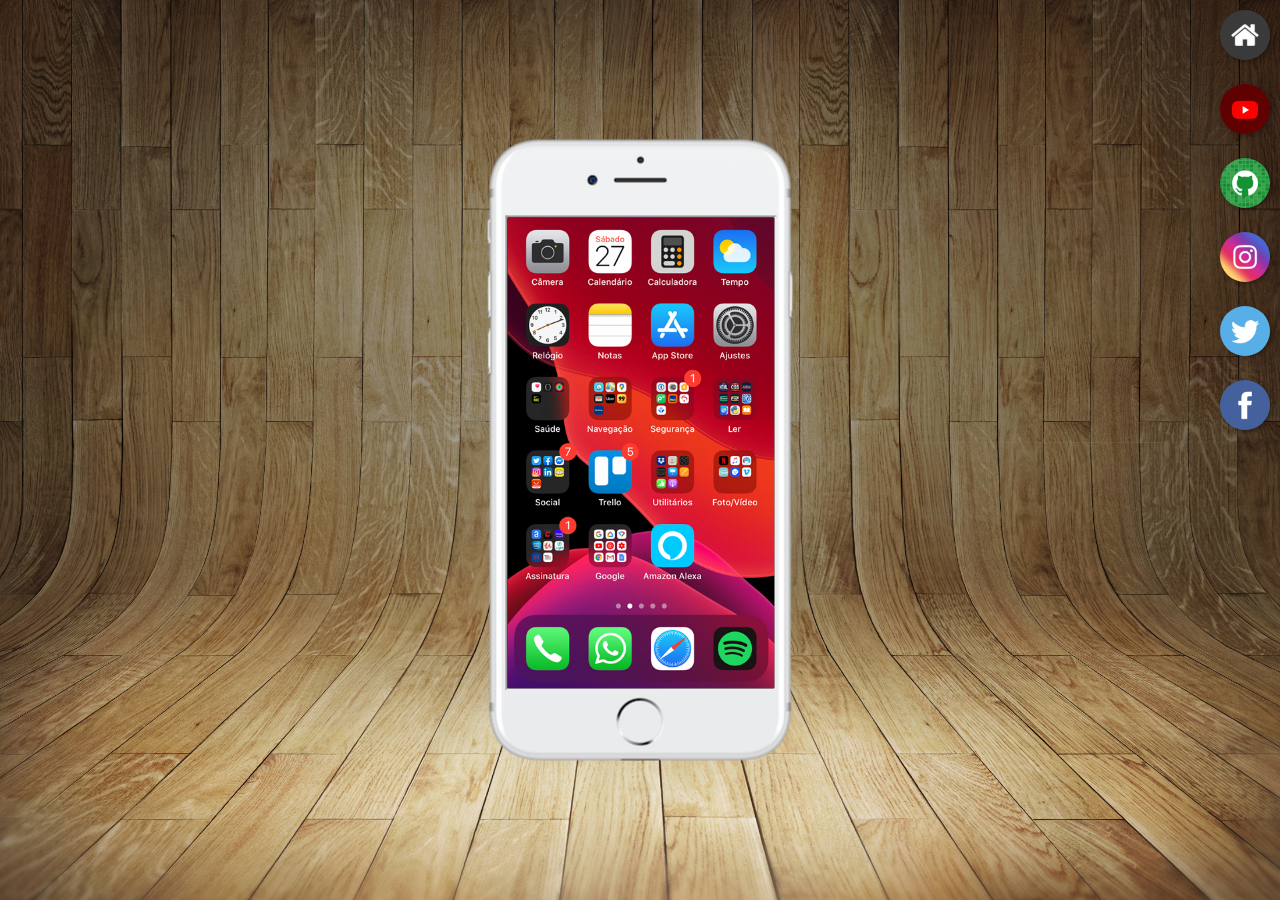
<file: index.html>
<!DOCTYPE html>
<html lang="pt-br">
<head>
    <meta charset="UTF-8">
    <meta http-equiv="X-UA-Compatible" content="IE=edge">
    <meta name="viewport" content="width=device-width, initial-scale=1.0">
    <link rel="shortcut icon" href="favicon.ico" type="image/x-icon">
    <link rel="stylesheet" href="estilos/style.css">
    <title>Projeto redes sociais</title>
</head>
<body>
    <main> 
        <section id="telefone">
            <iframe src="estilos/home.html" name="tela" id="tela">
                Seu navegador não é compatível com o iframe. 
            </iframe>
        </section>
        <section id="redes-sociais">
            <a href="estilos/home.html" target="tela"><img src="imagens/logo-home.jpg" alt=""></a><br>
            <a href="youtube.html" target="tela"><img src="imagens/logo-youtube.jpg" alt=""></a><br>
            <a href="github.html" target="tela"><img src="imagens/logo-github.jpg" alt=""></a><br>
            <a href="instagram.html" target="tela"><img src="imagens/logo-instagram.jpg" alt=""></a><br>
            <a href="twitter.html" target="tela"><img src="imagens/logo-twitter.jpg" alt=""></a><br>
            <a href="facebook.html" target="tela"><img src="imagens/logo-facebook.jpg" alt=""></a> 
        </section>
    </main>
</body>
</html>
</file>
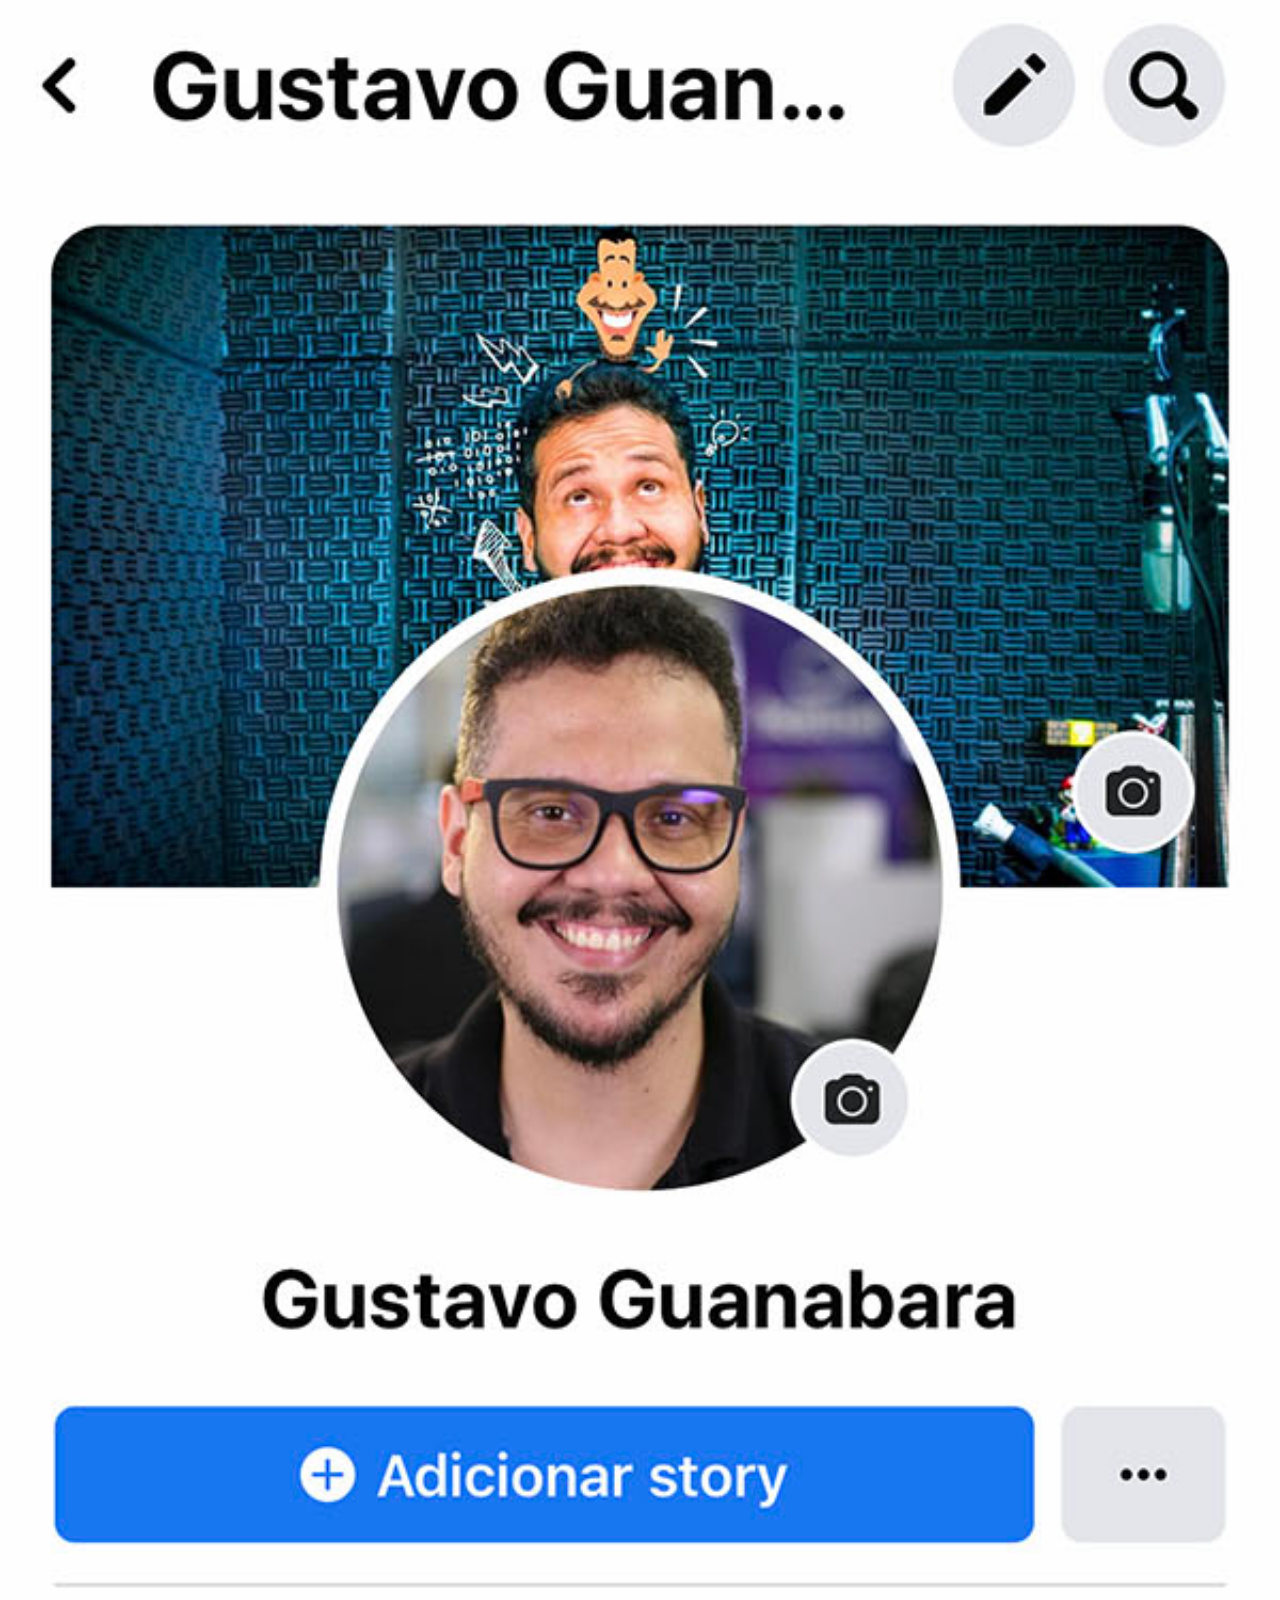
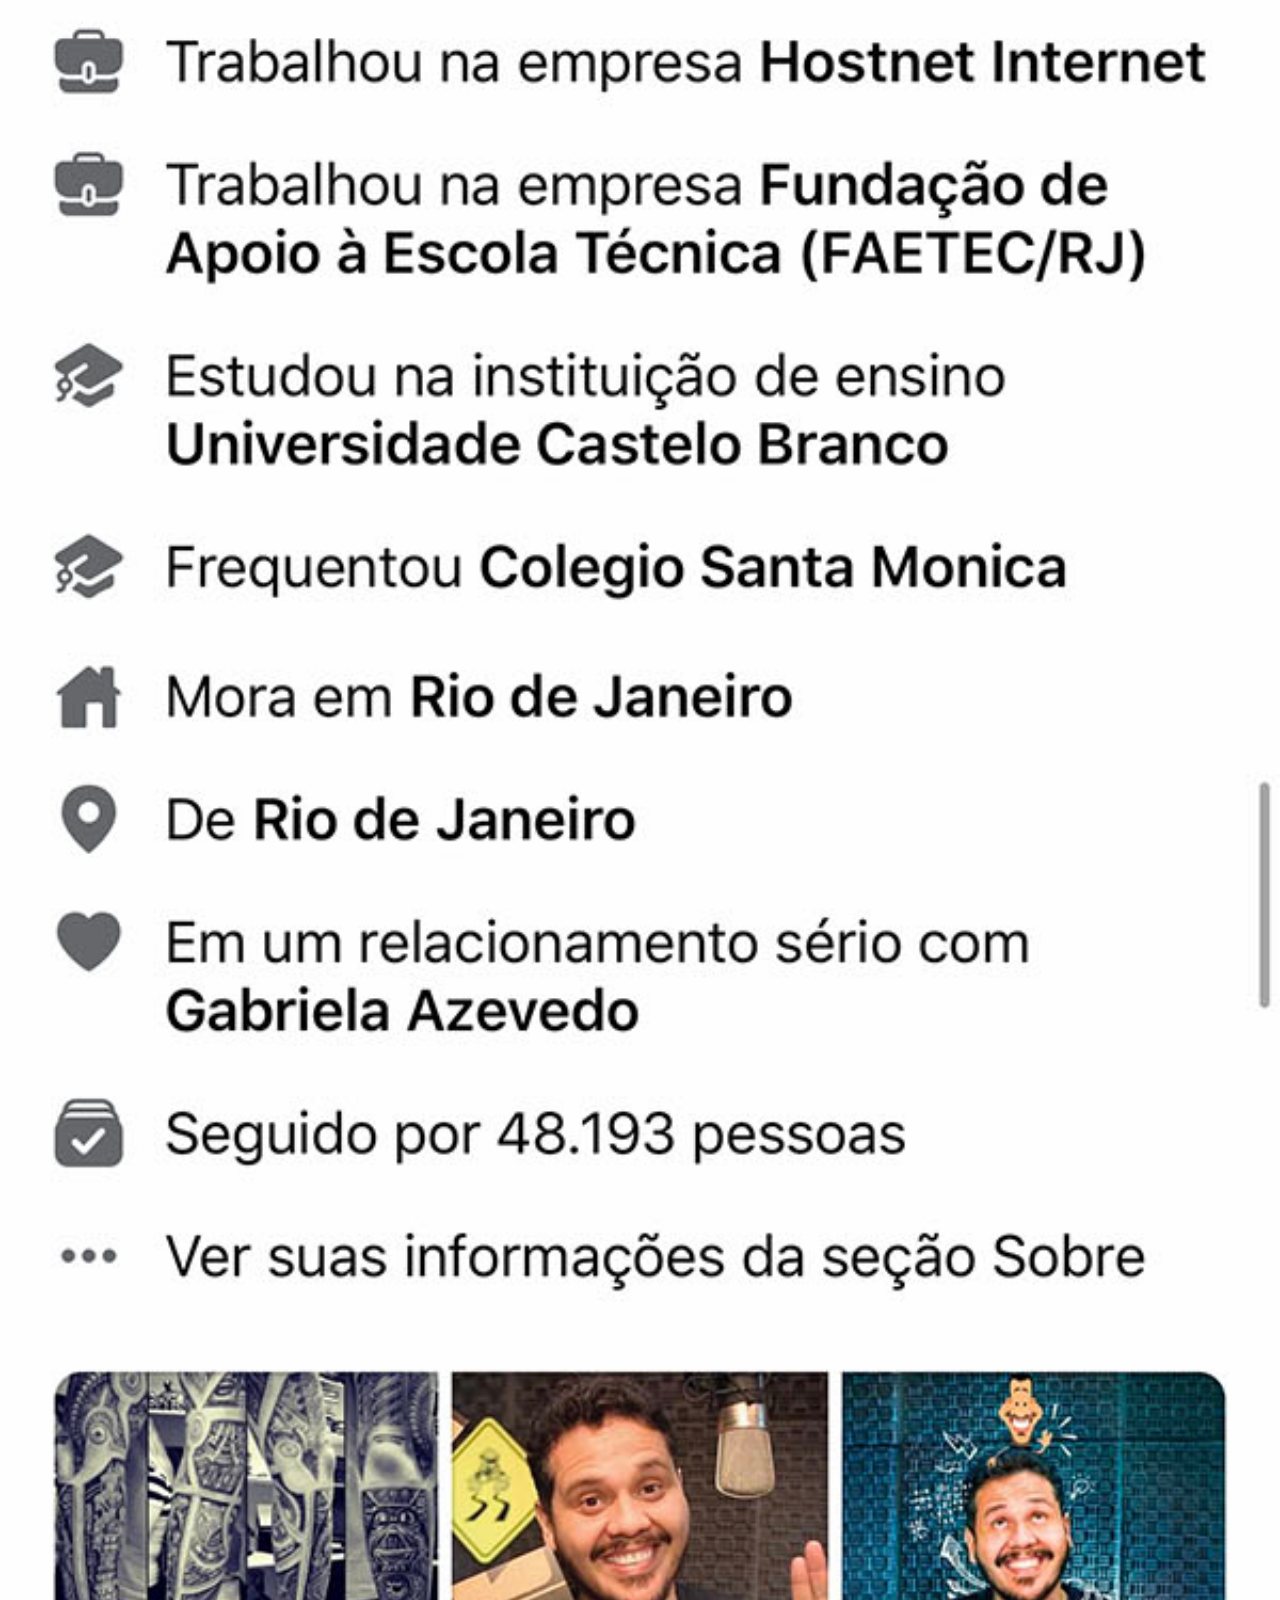
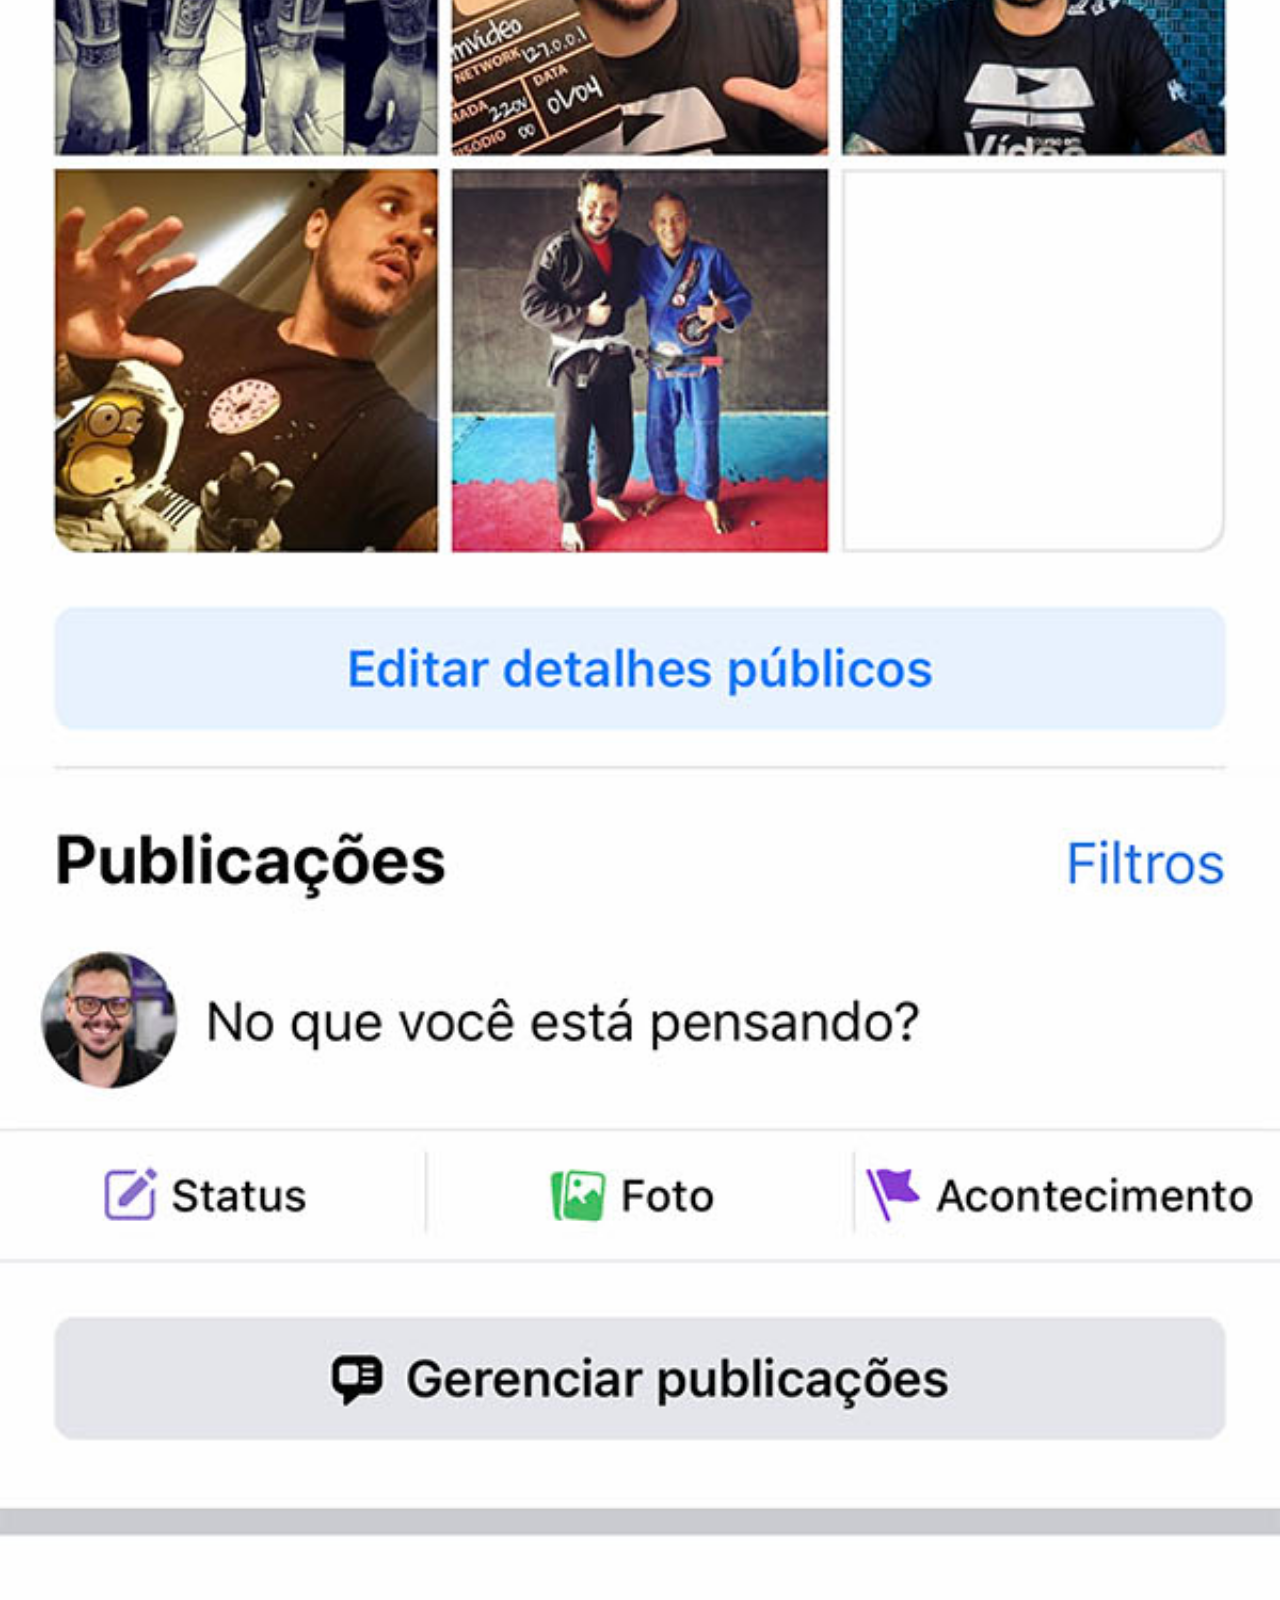
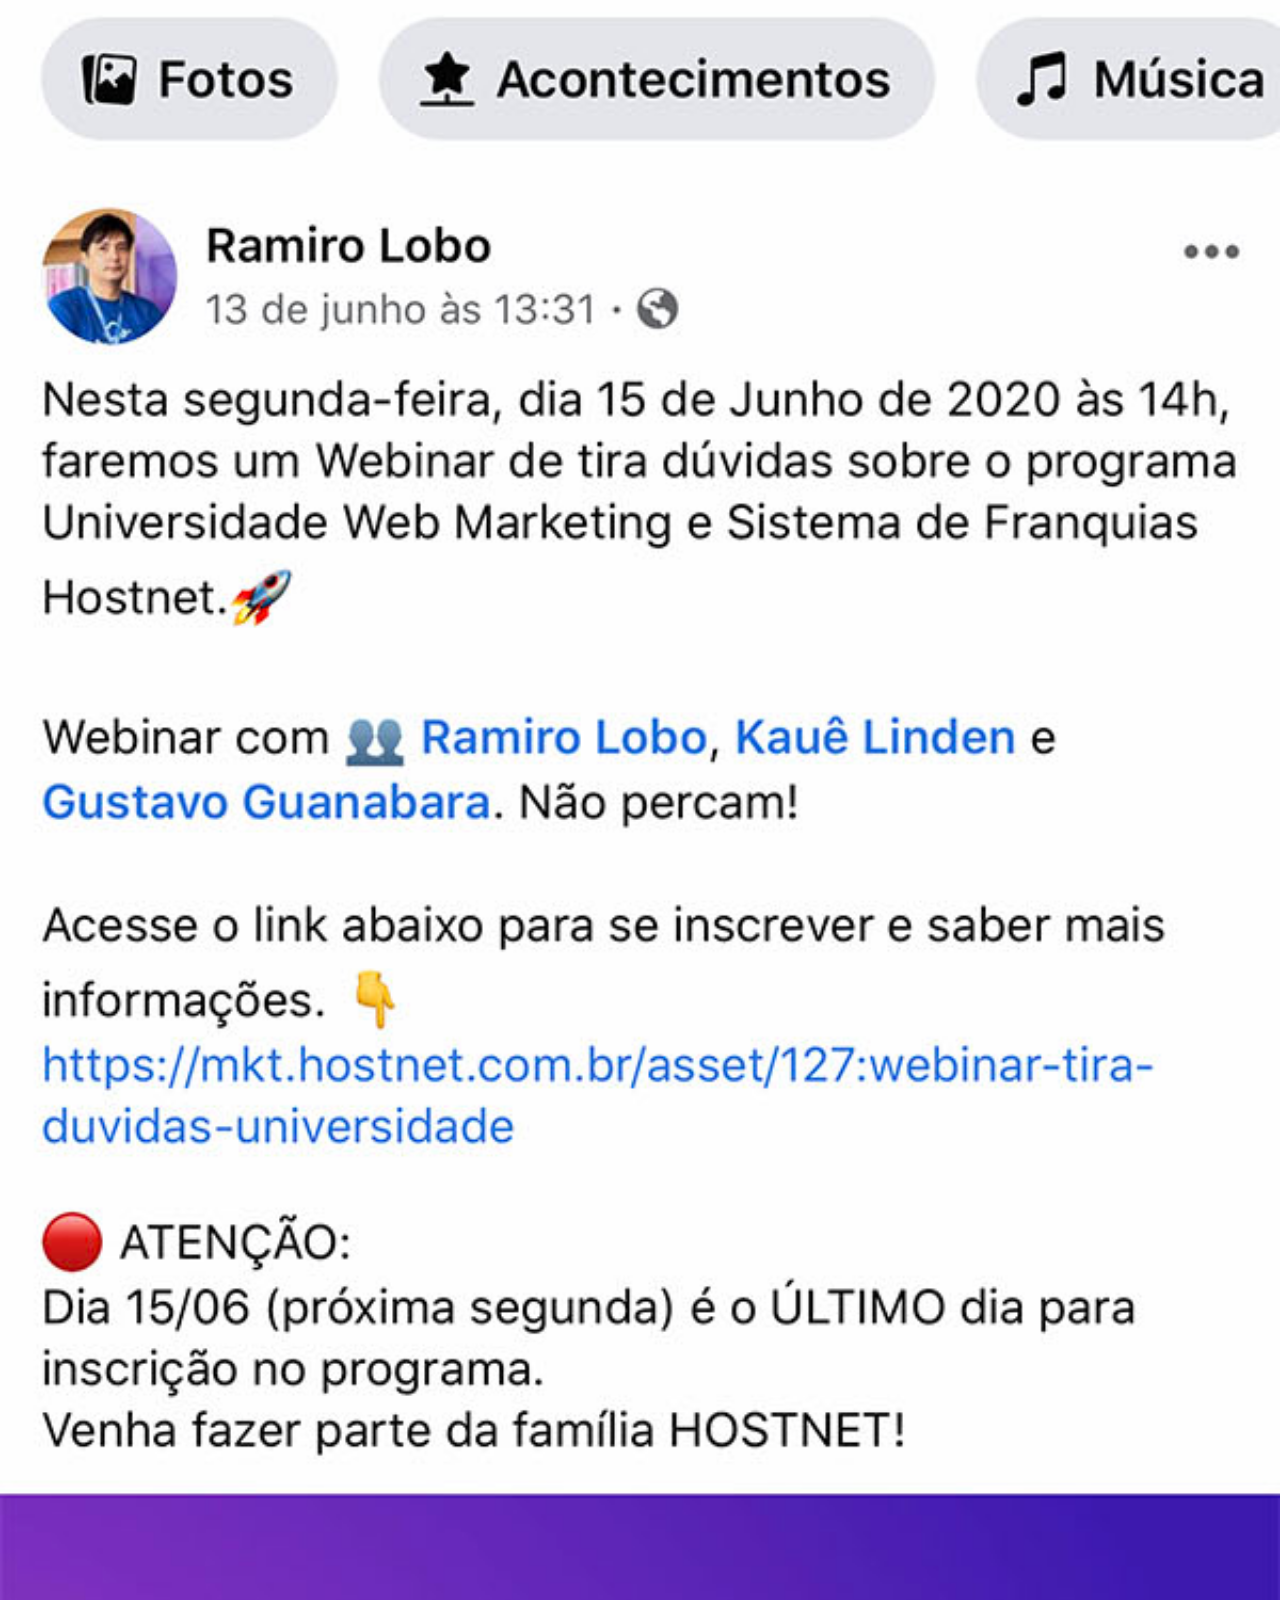
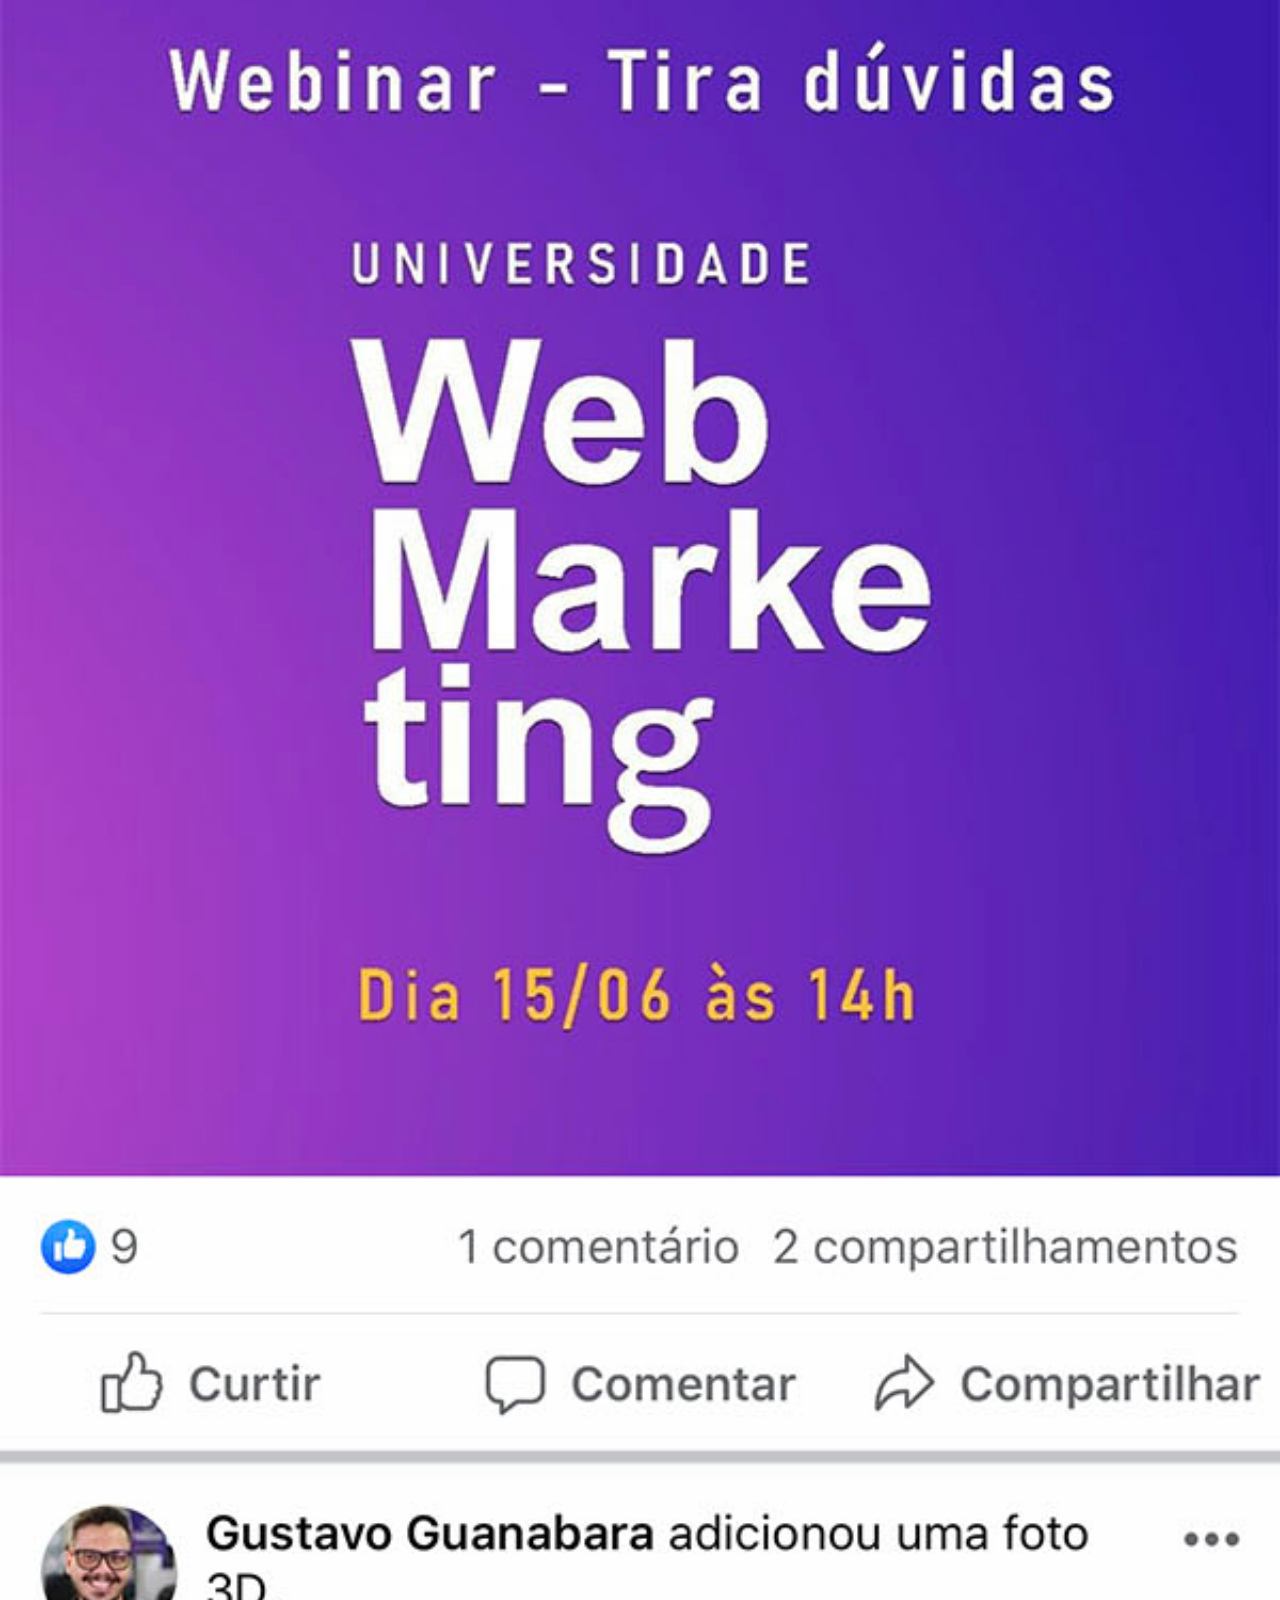
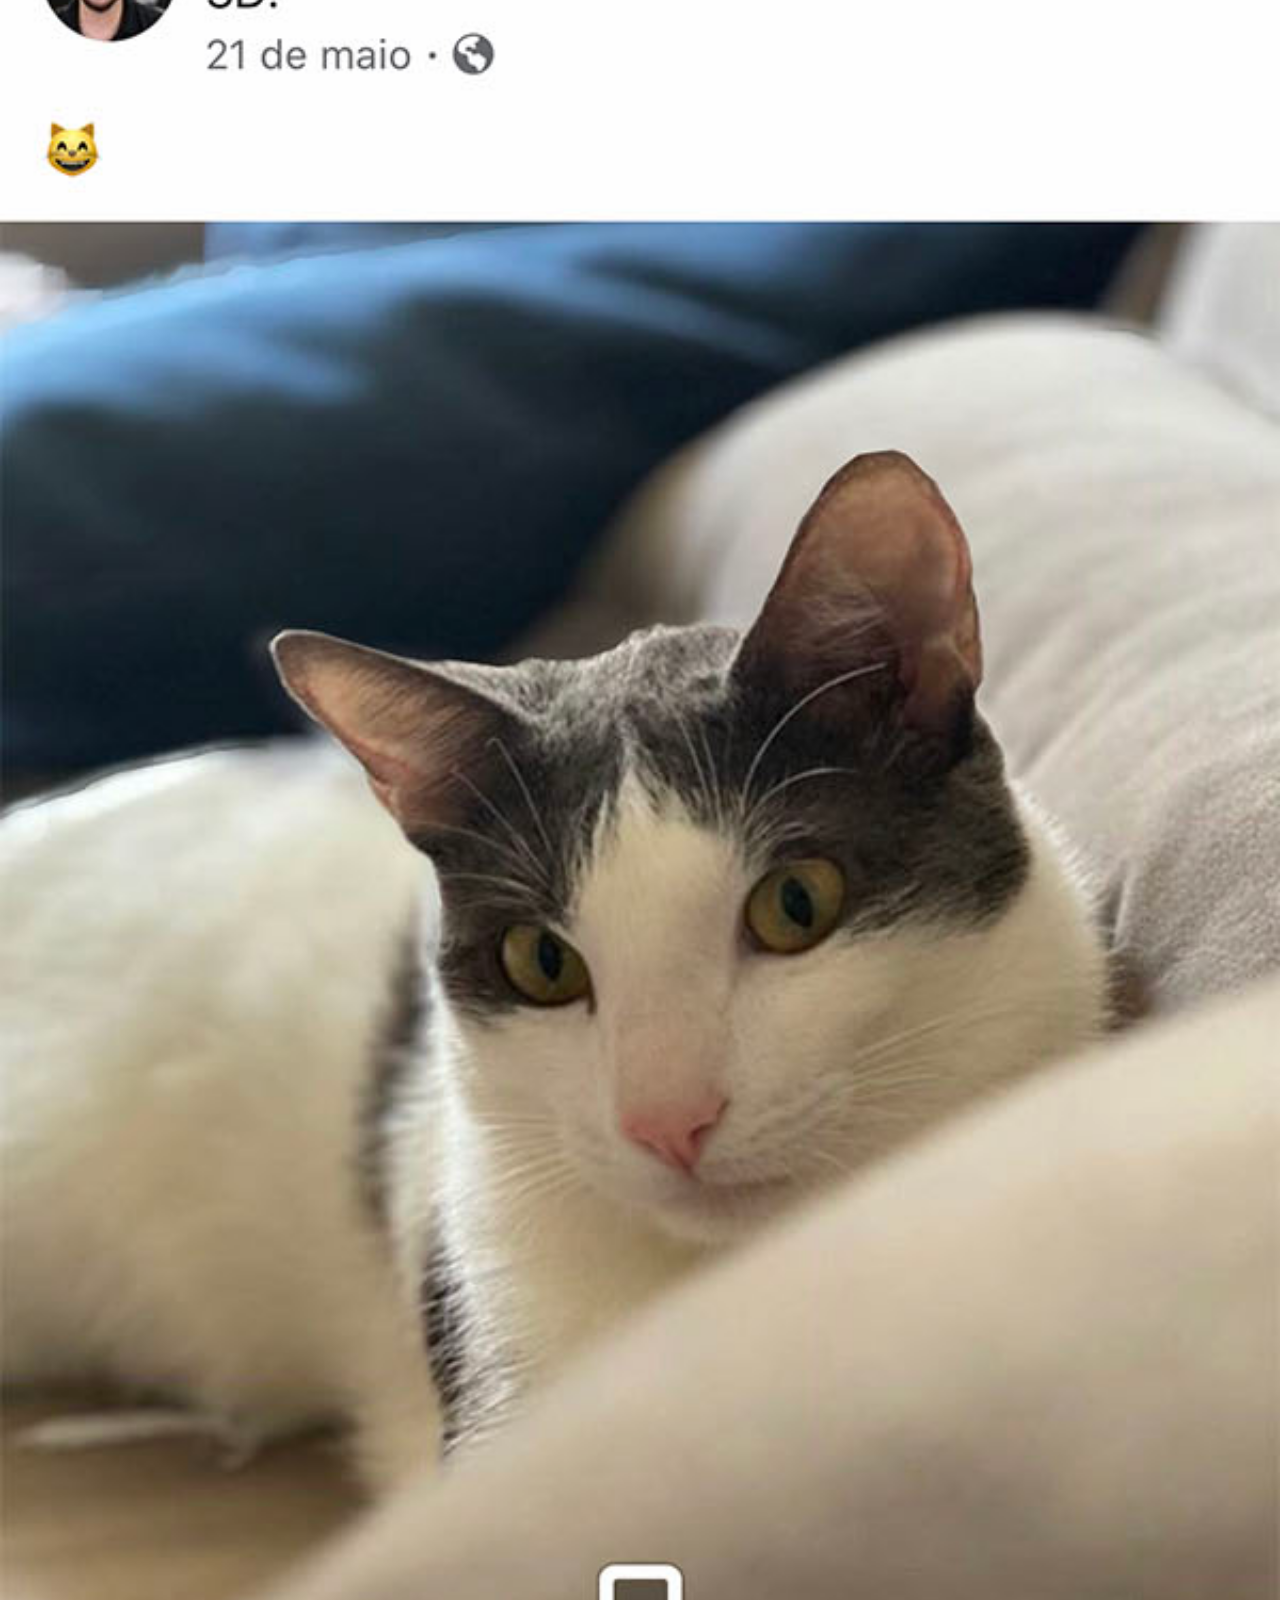
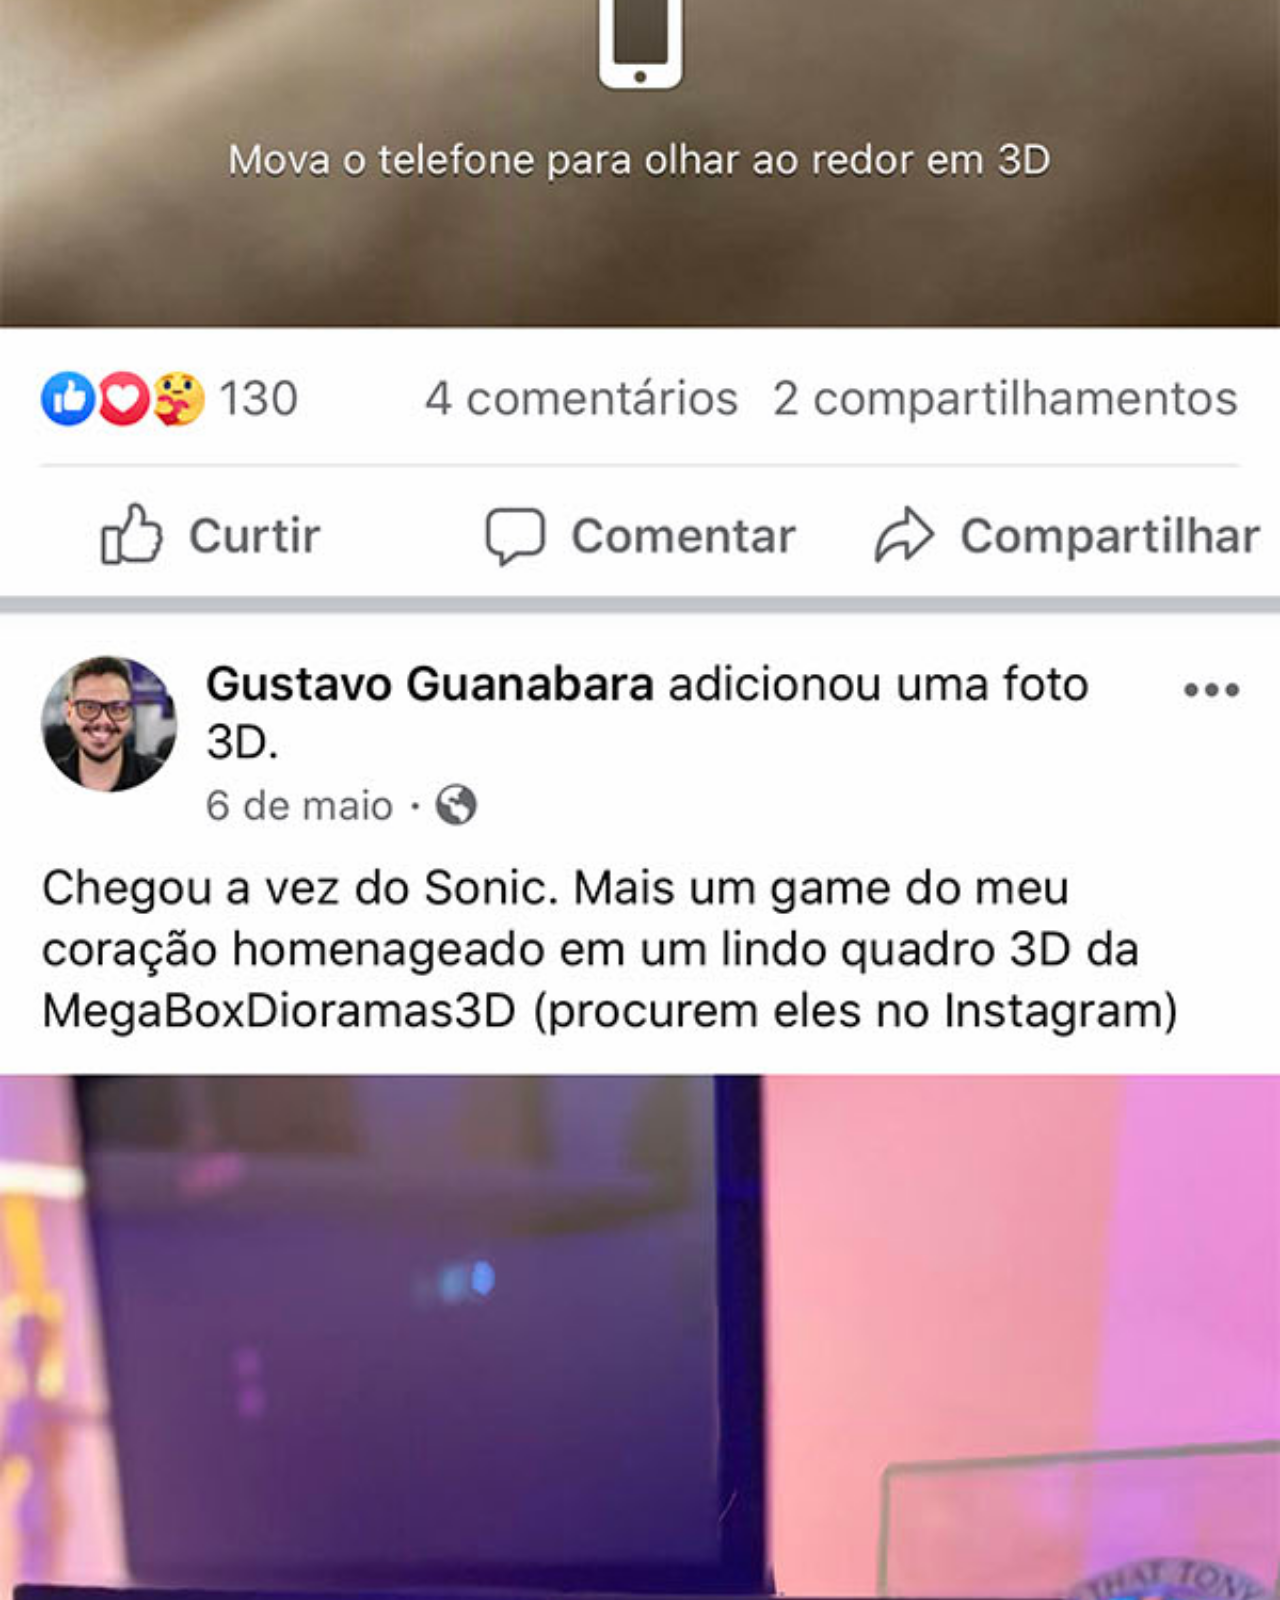
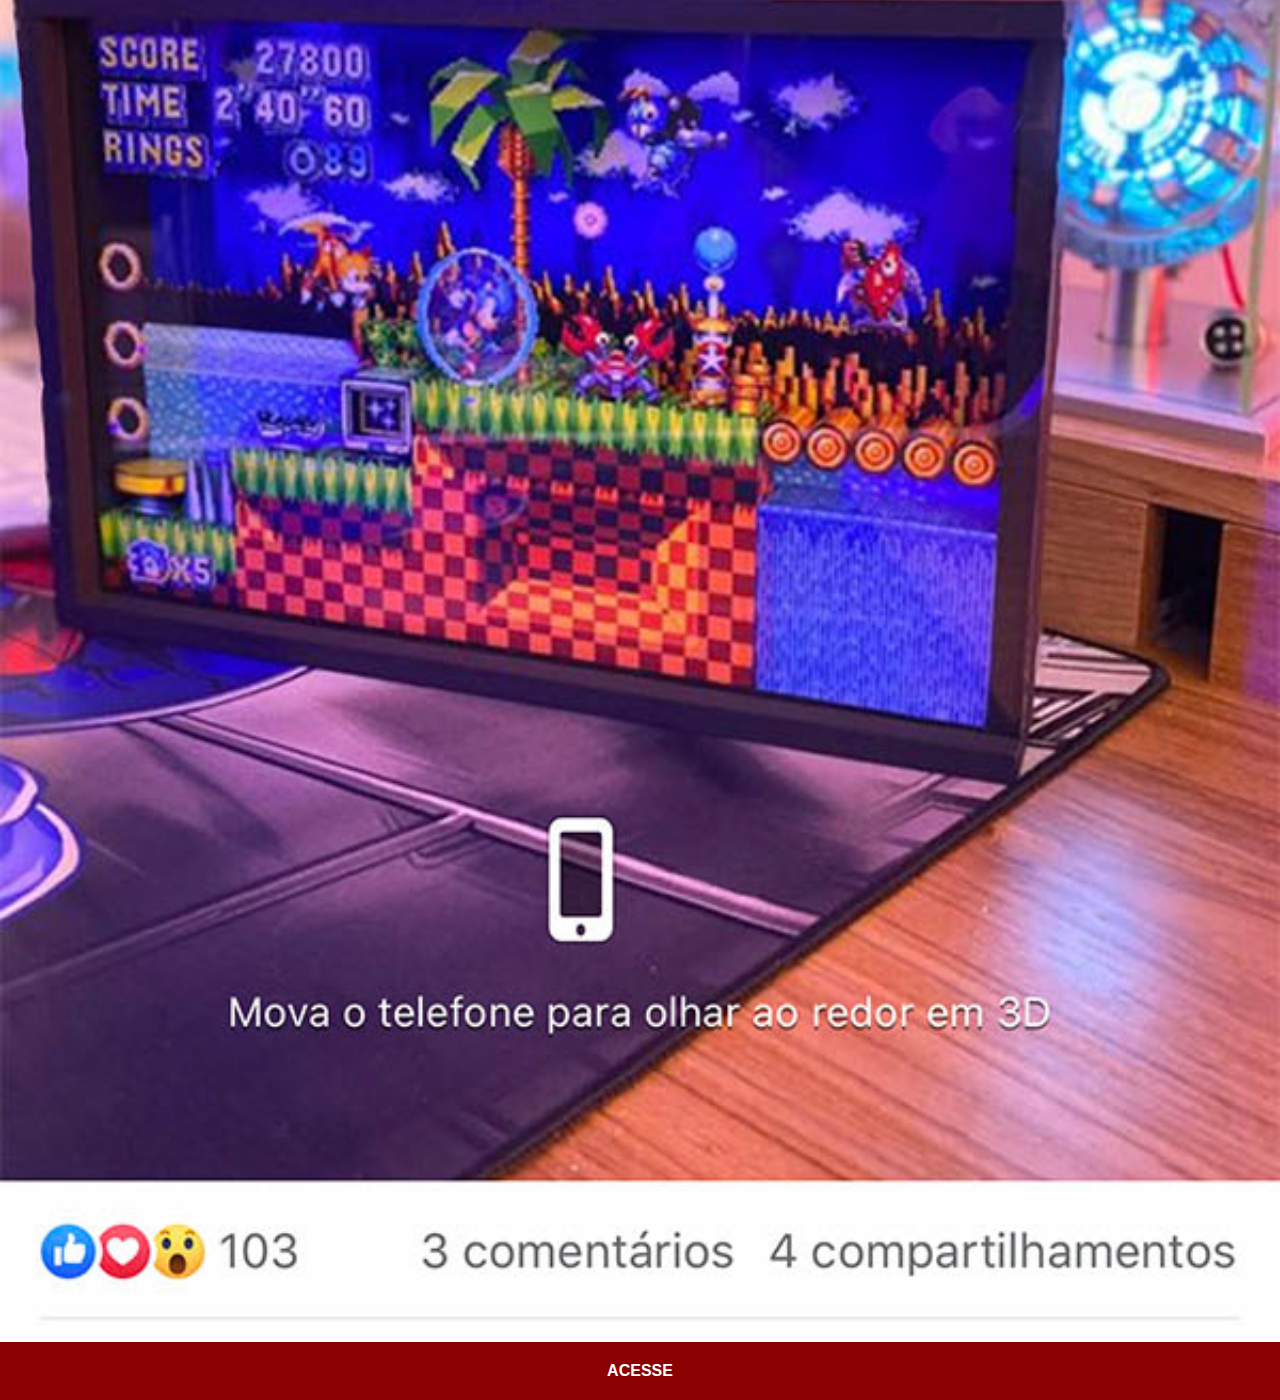
<file: facebook.html>
<!DOCTYPE html>
<html lang="pt-br">
<head>
    <meta charset="UTF-8">
    <meta http-equiv="X-UA-Compatible" content="IE=edge">
    <meta name="viewport" content="width=device-width, initial-scale=1.0">
    <title>Facebook</title>
    <link rel="stylesheet" href="estilos/social.css">
</head>
<body>
    <img src="imagens/tela-facebook.jpg" alt="Facebook">
    <a href="https://www.facebook.com/profile.php?id=100014902086738">ACESSE</a>
</body>
</html>
</file>
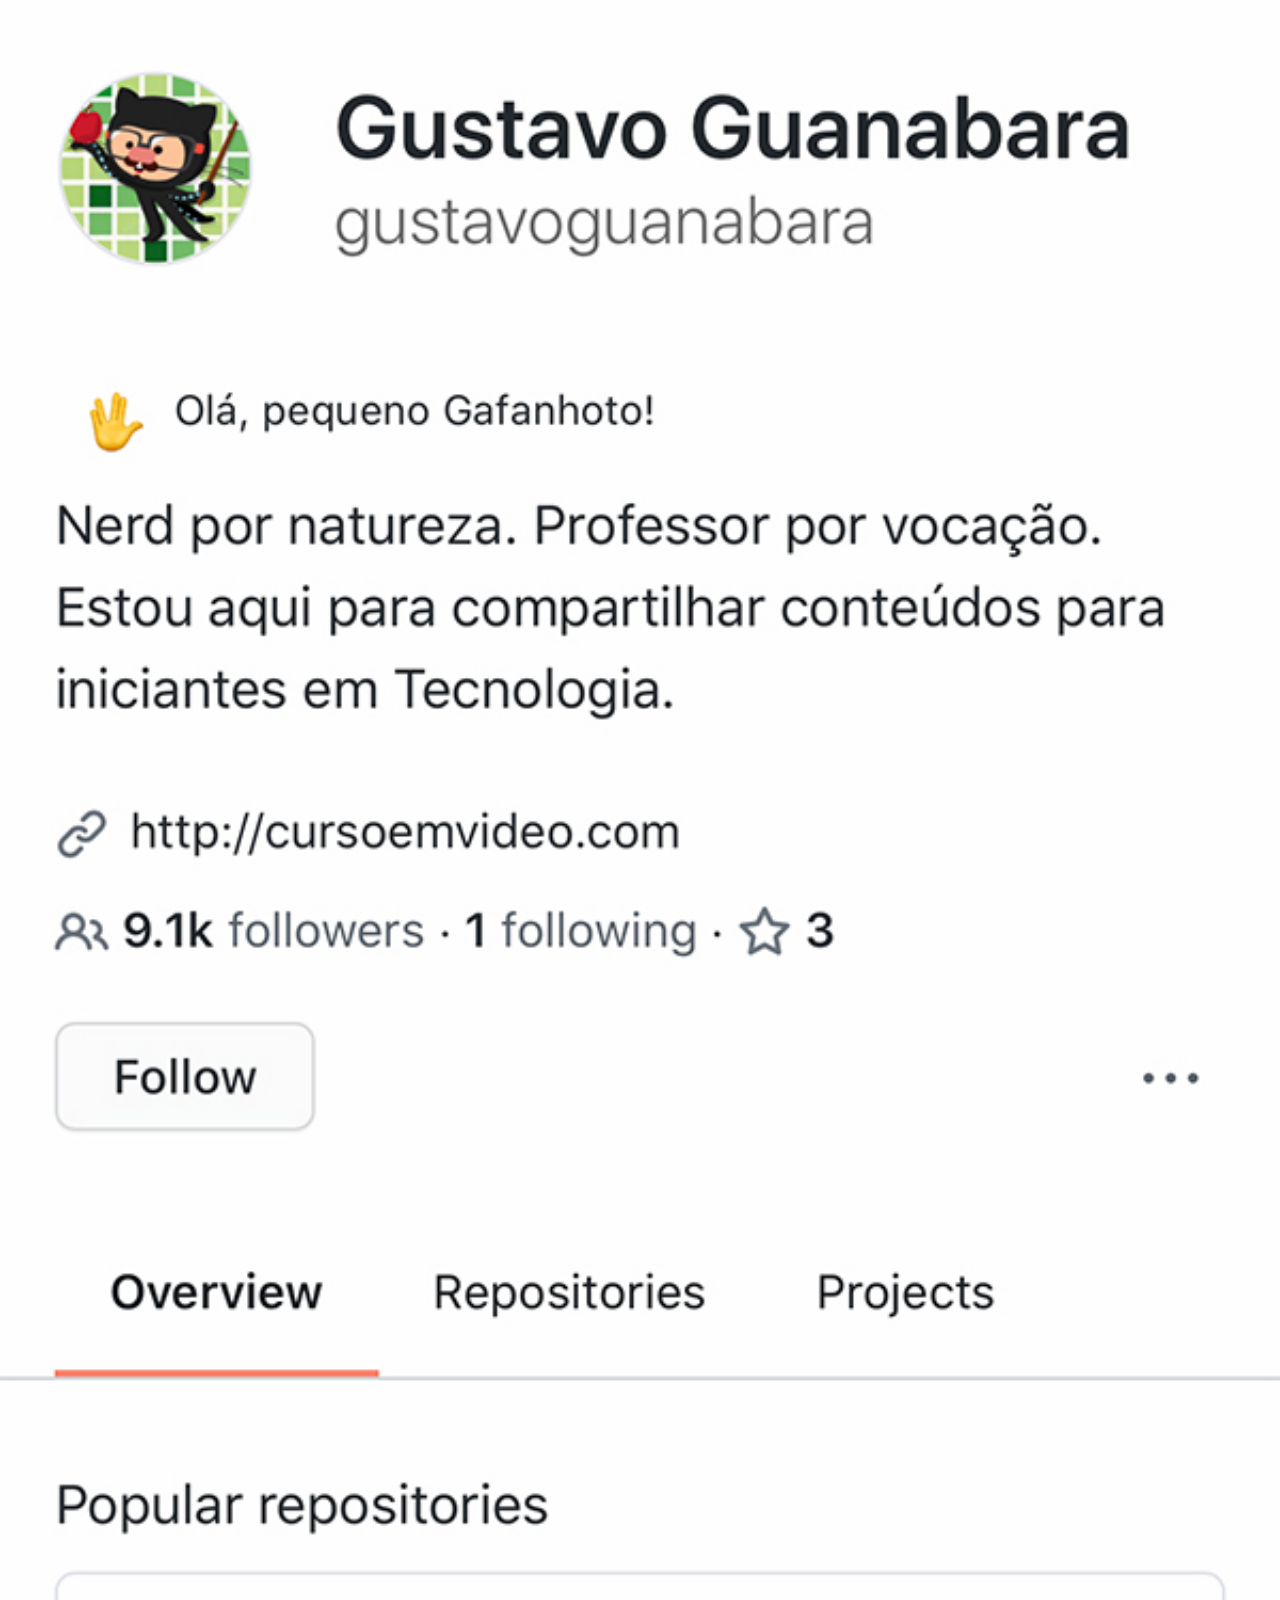
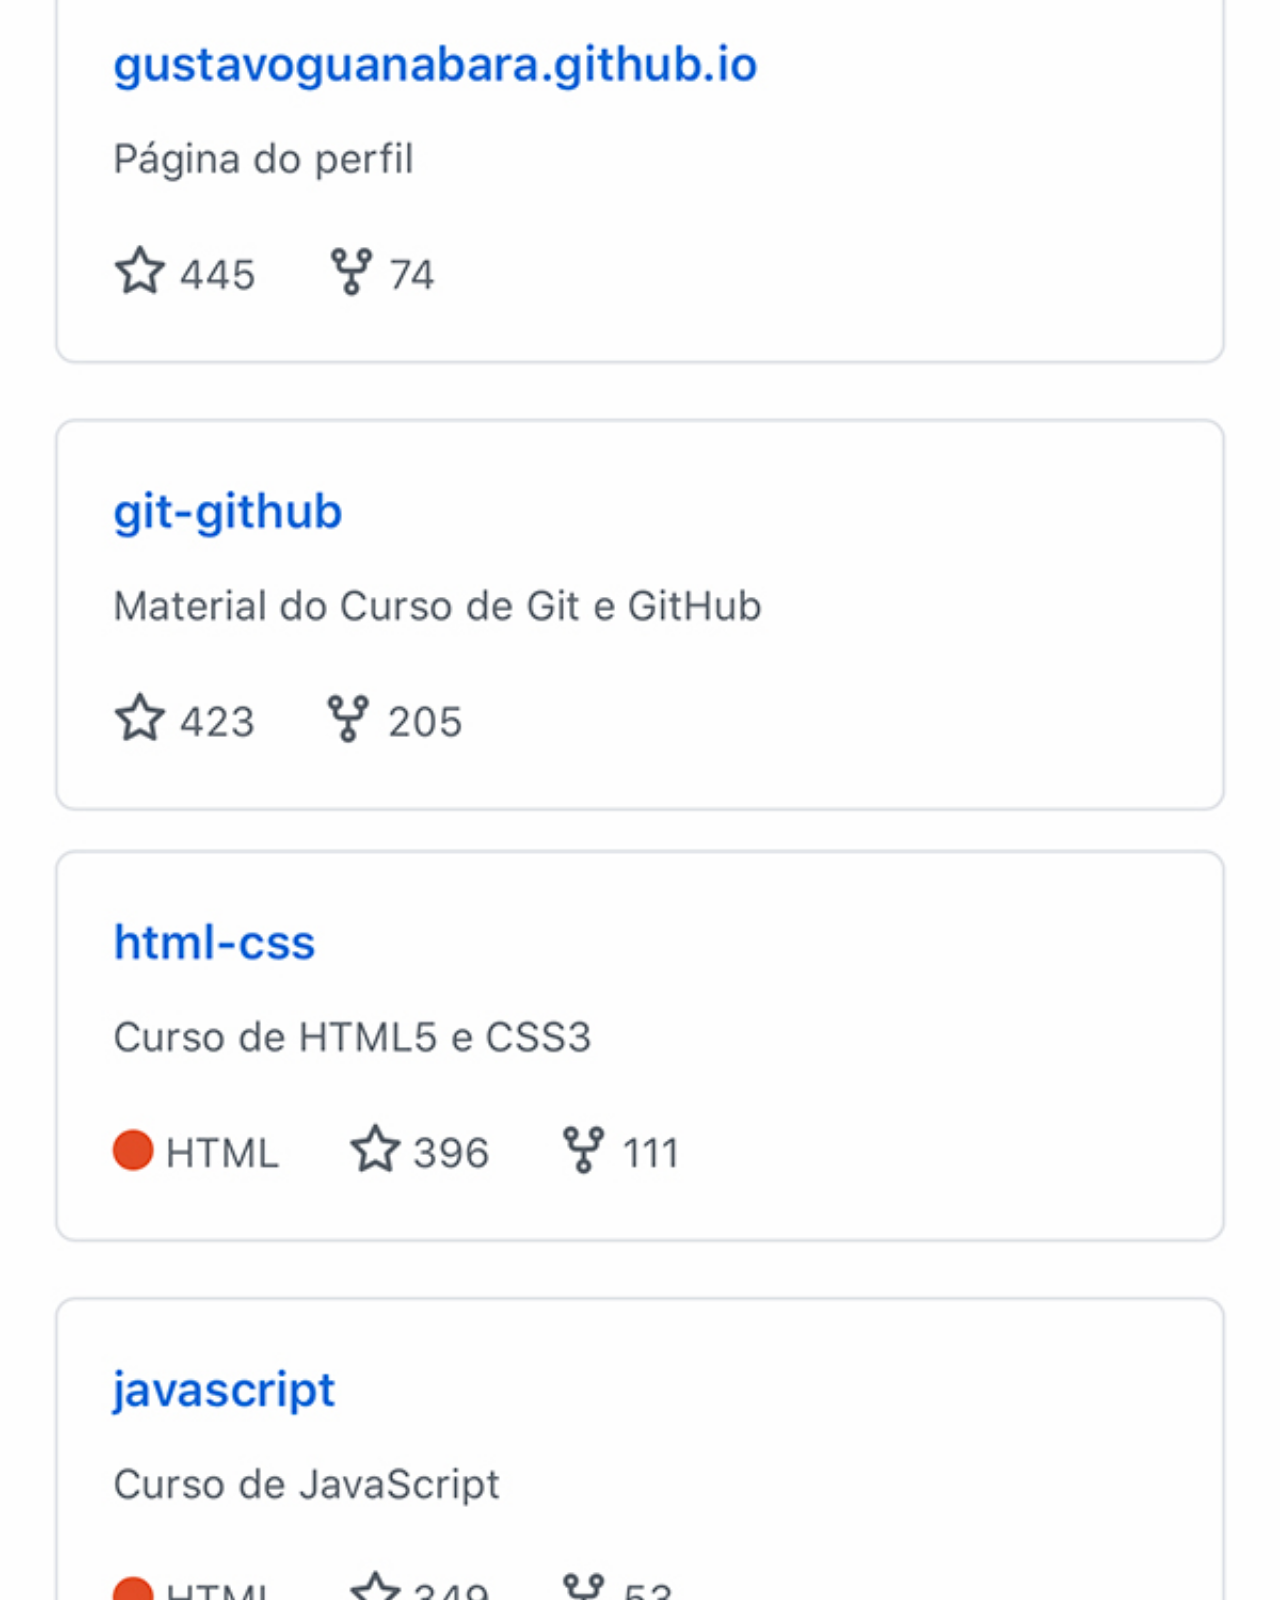
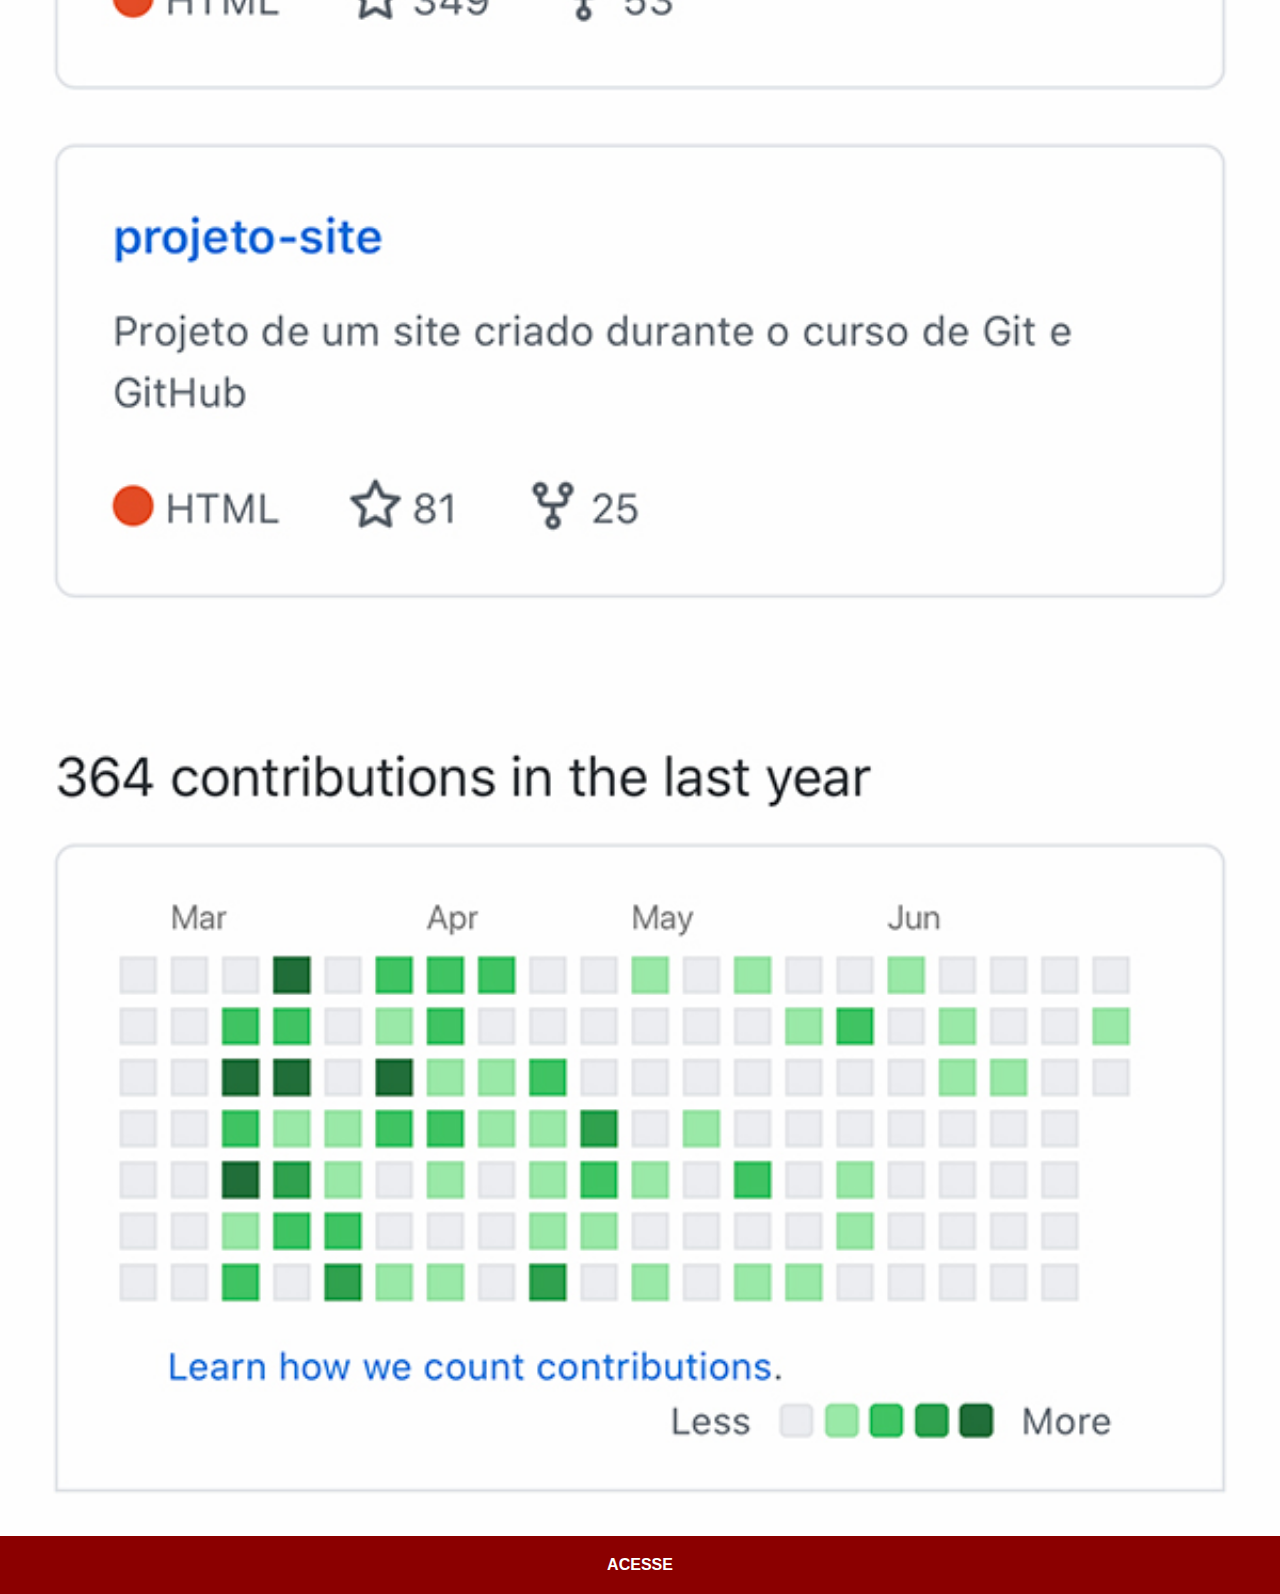
<file: github.html>
<!DOCTYPE html>
<html lang="pt-br">
<head>
    <meta charset="UTF-8">
    <meta http-equiv="X-UA-Compatible" content="IE=edge">
    <meta name="viewport" content="width=device-width, initial-scale=1.0">
    <title>logo-github</title>
    <link rel="stylesheet" href="estilos/social.css">
</head>
<body>
    <img src="imagens/tela-github.jpg" alt="GitHub">
    <a href="https://github.com/Math-LM" target="_blank">ACESSE</a>
</body>
</html>
</file>
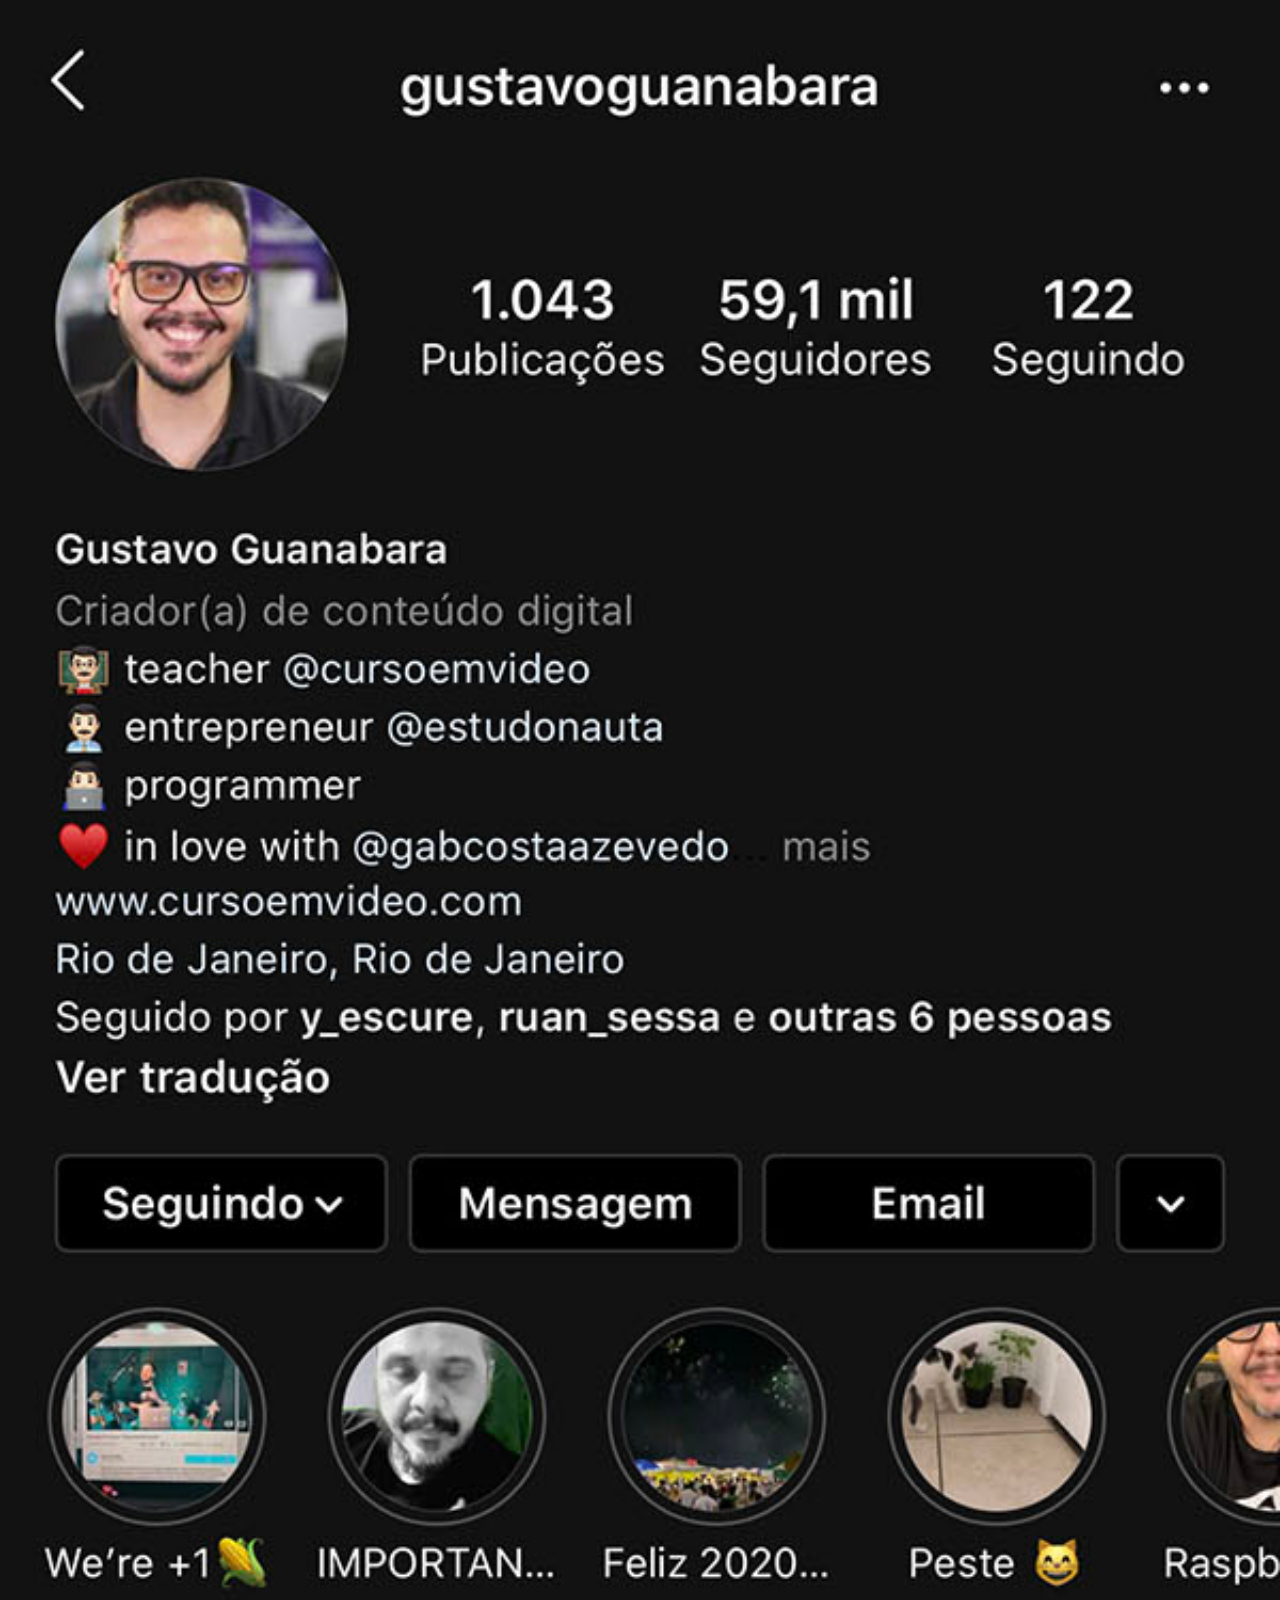
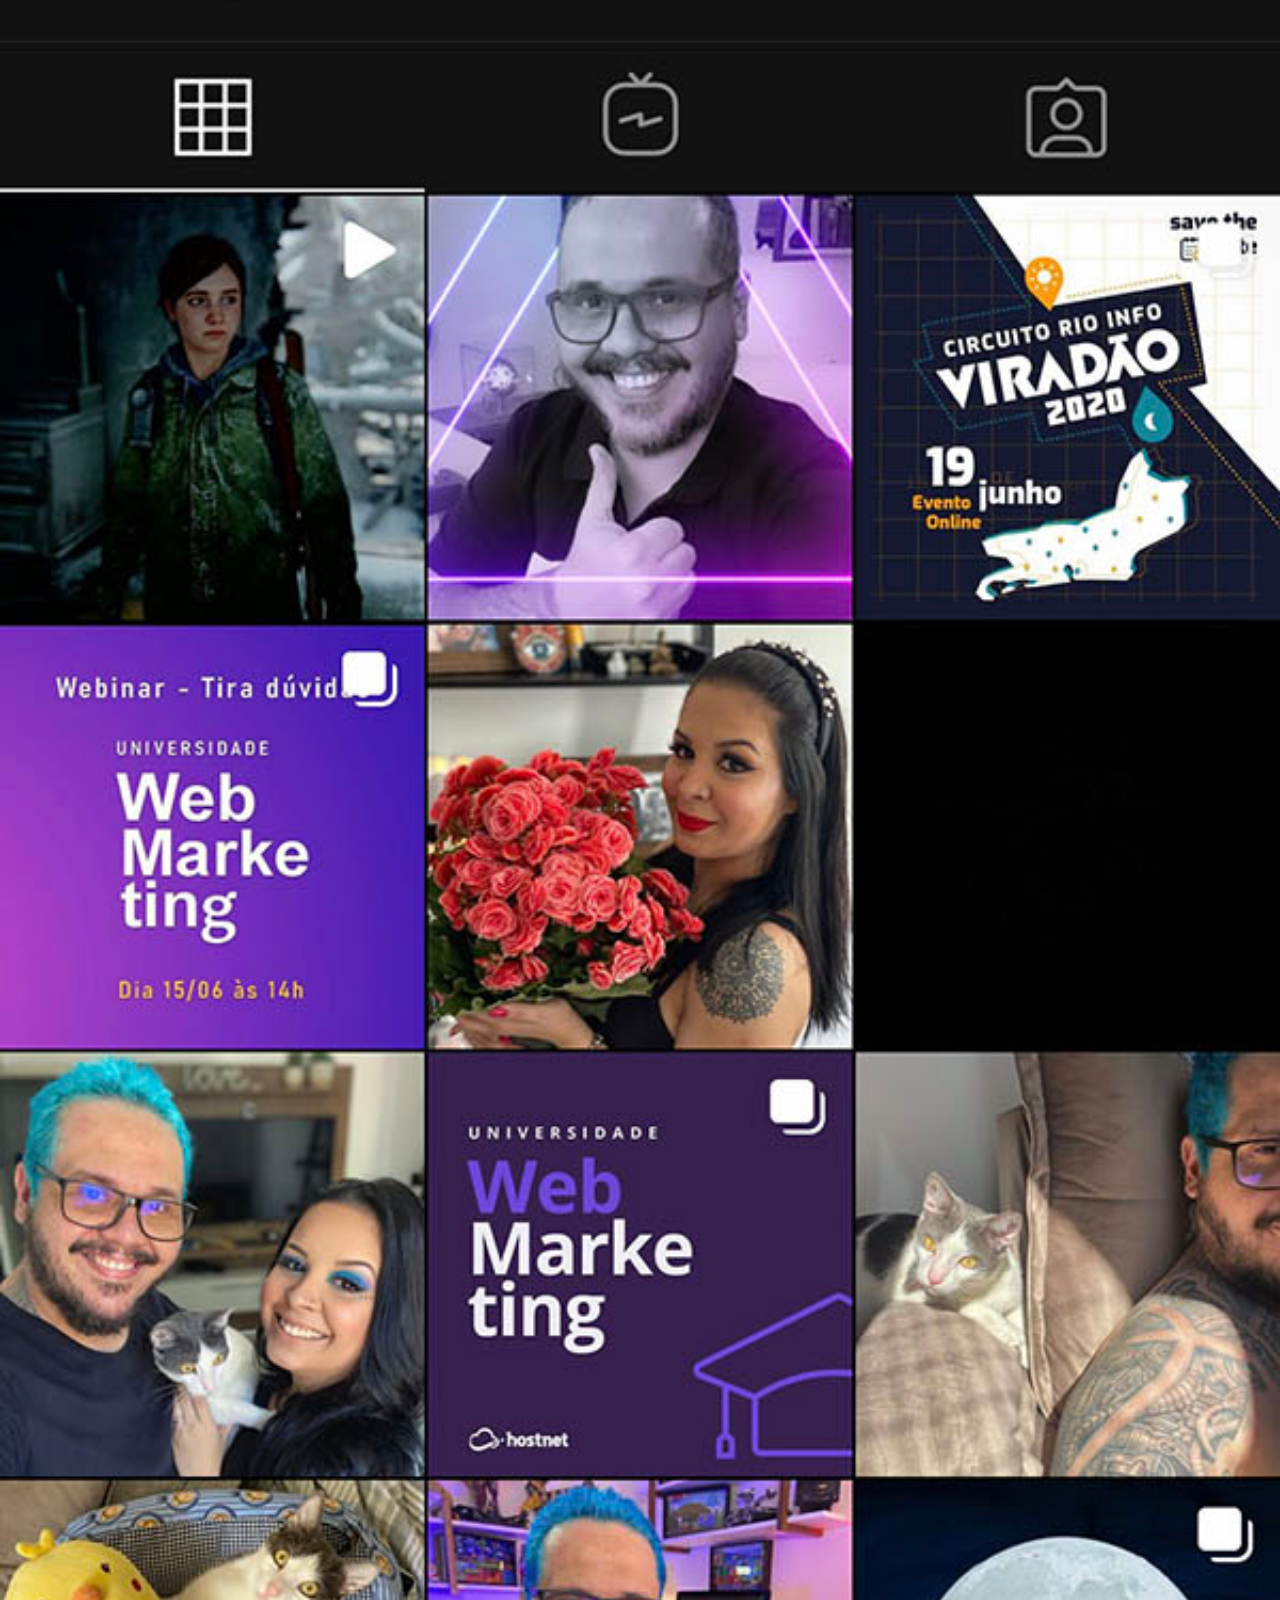
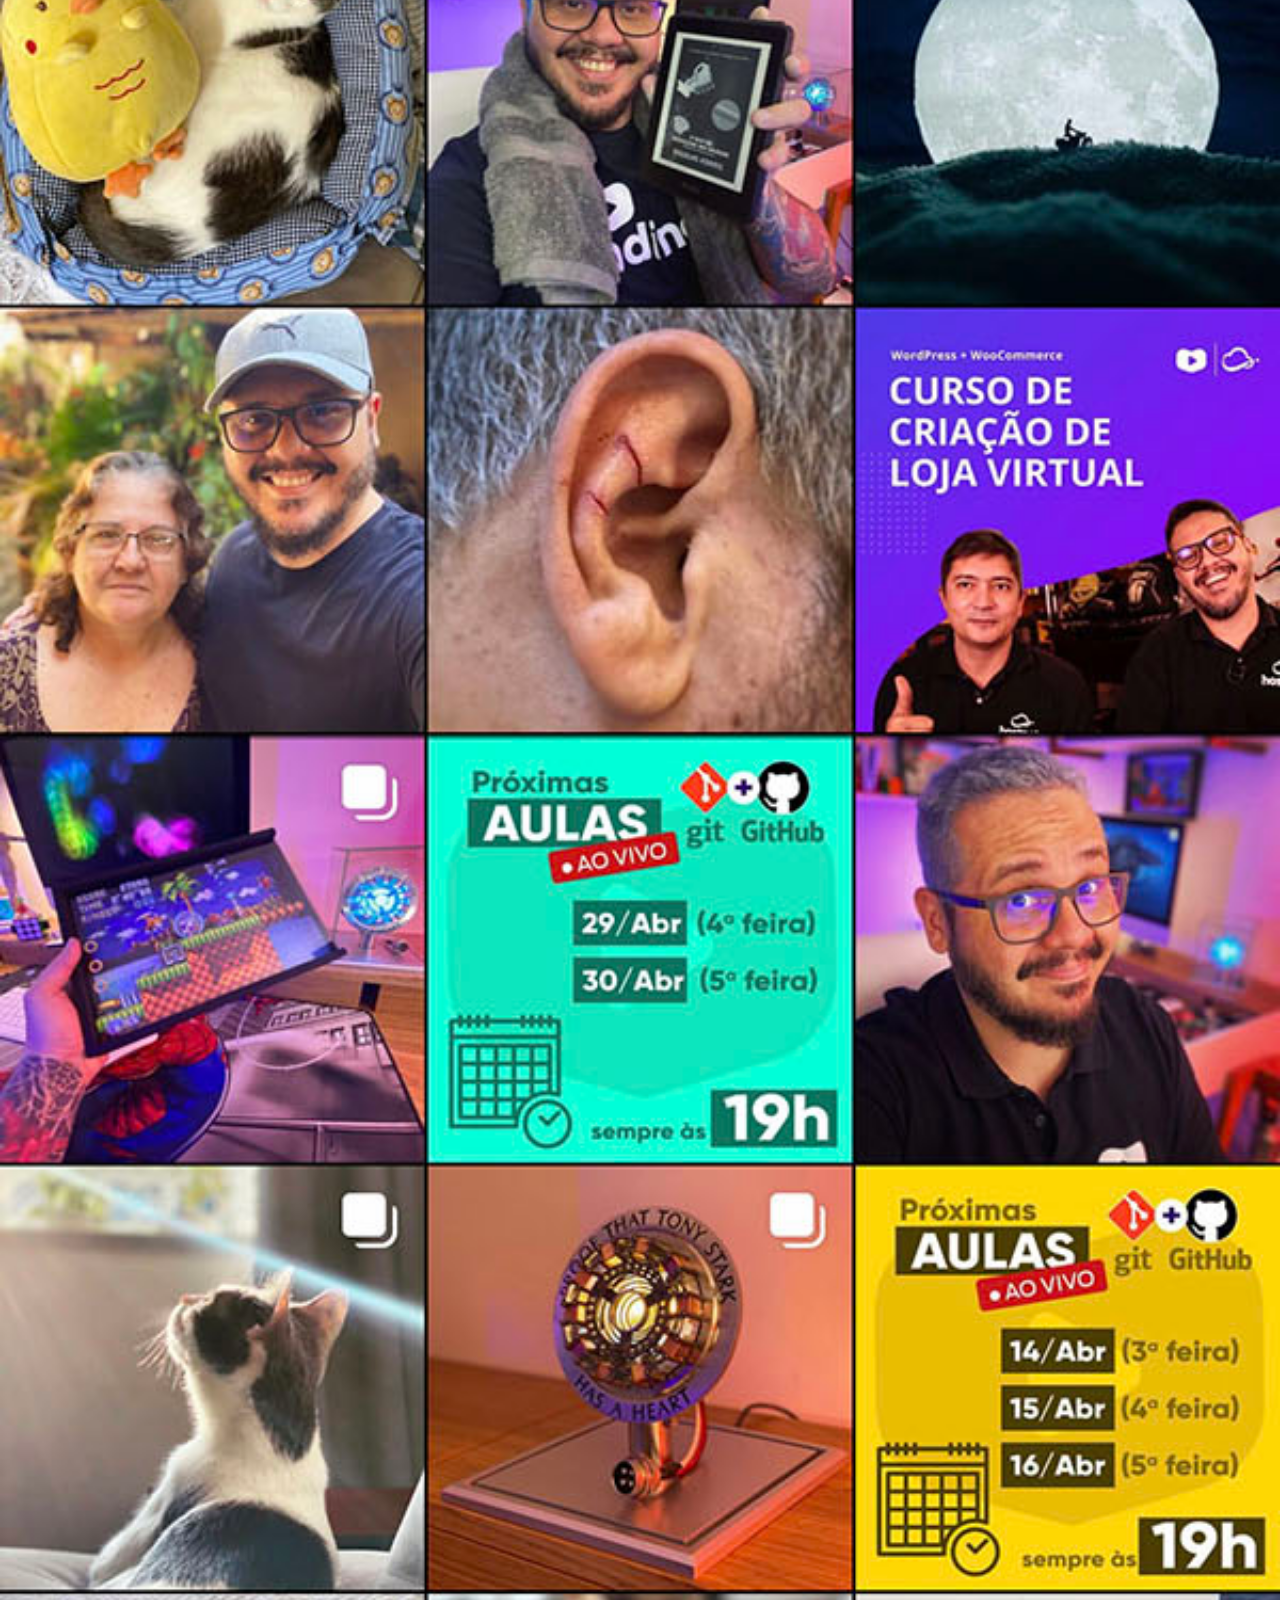
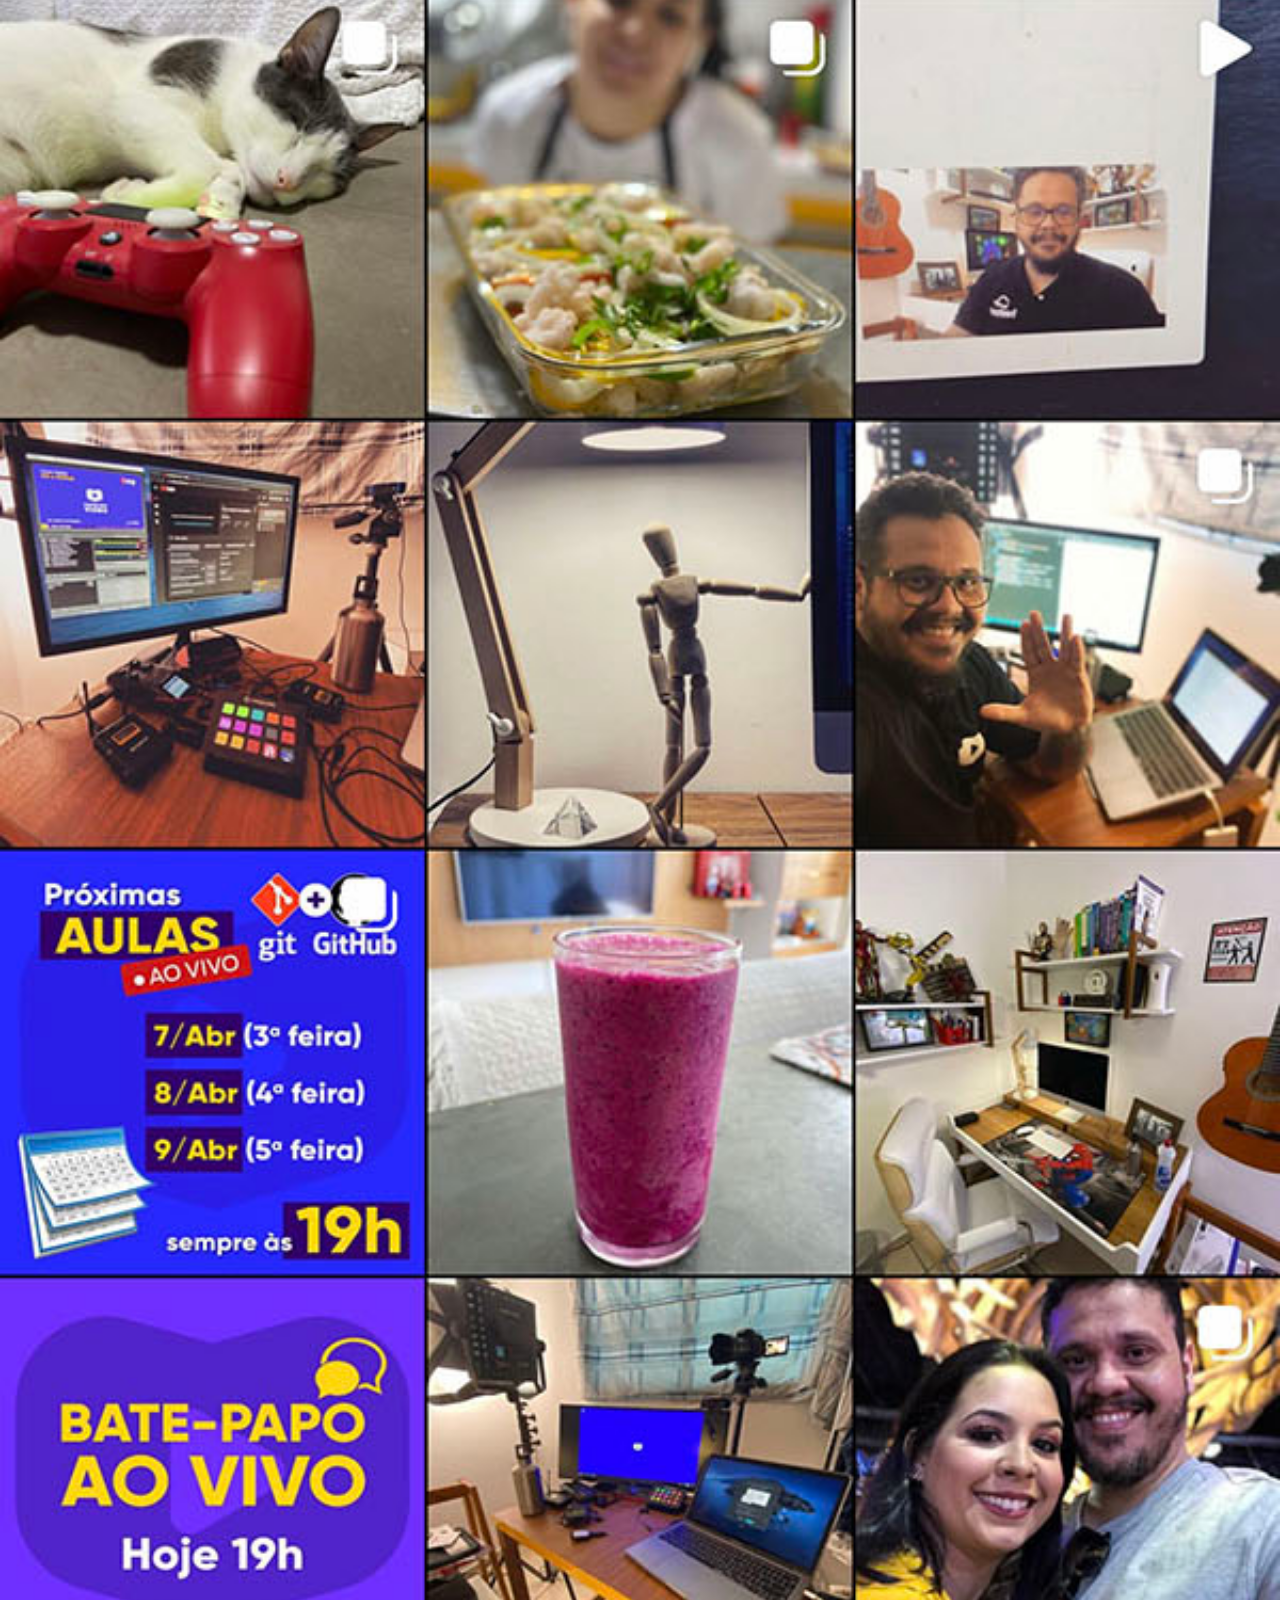
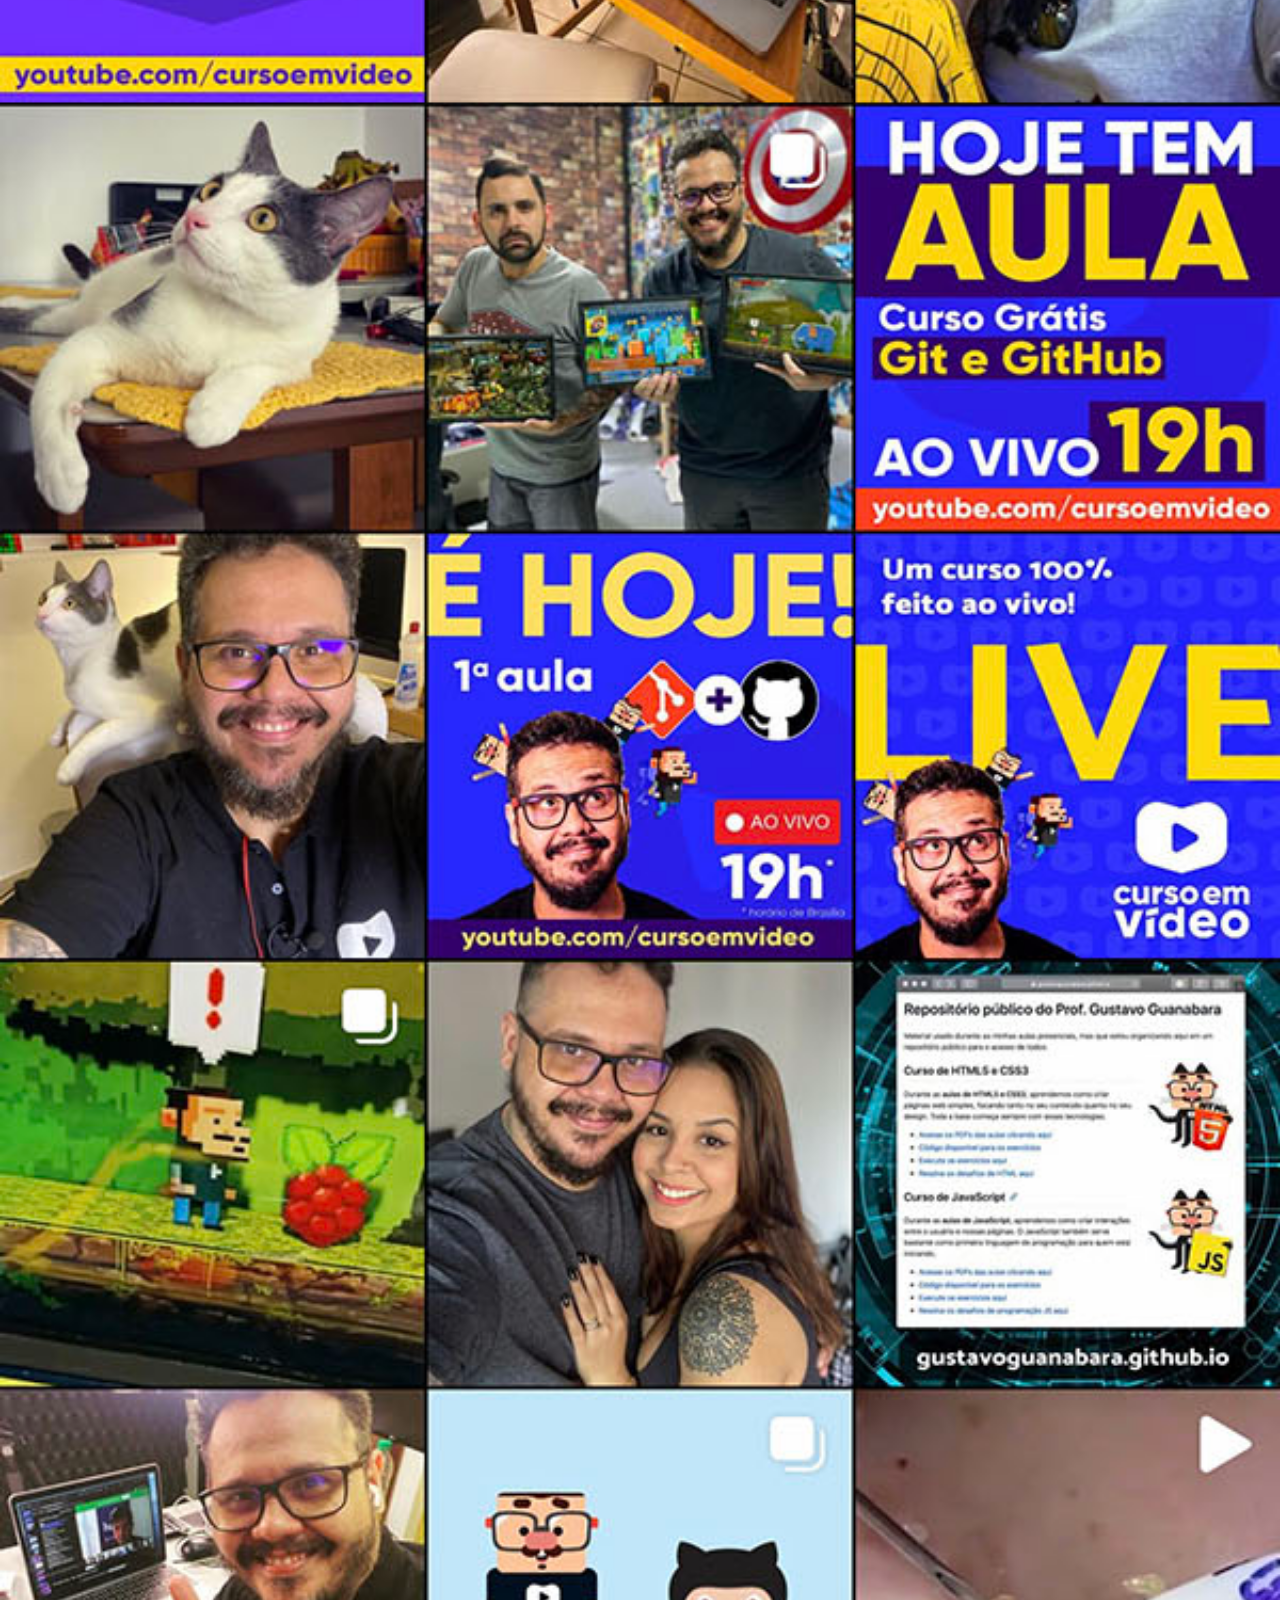
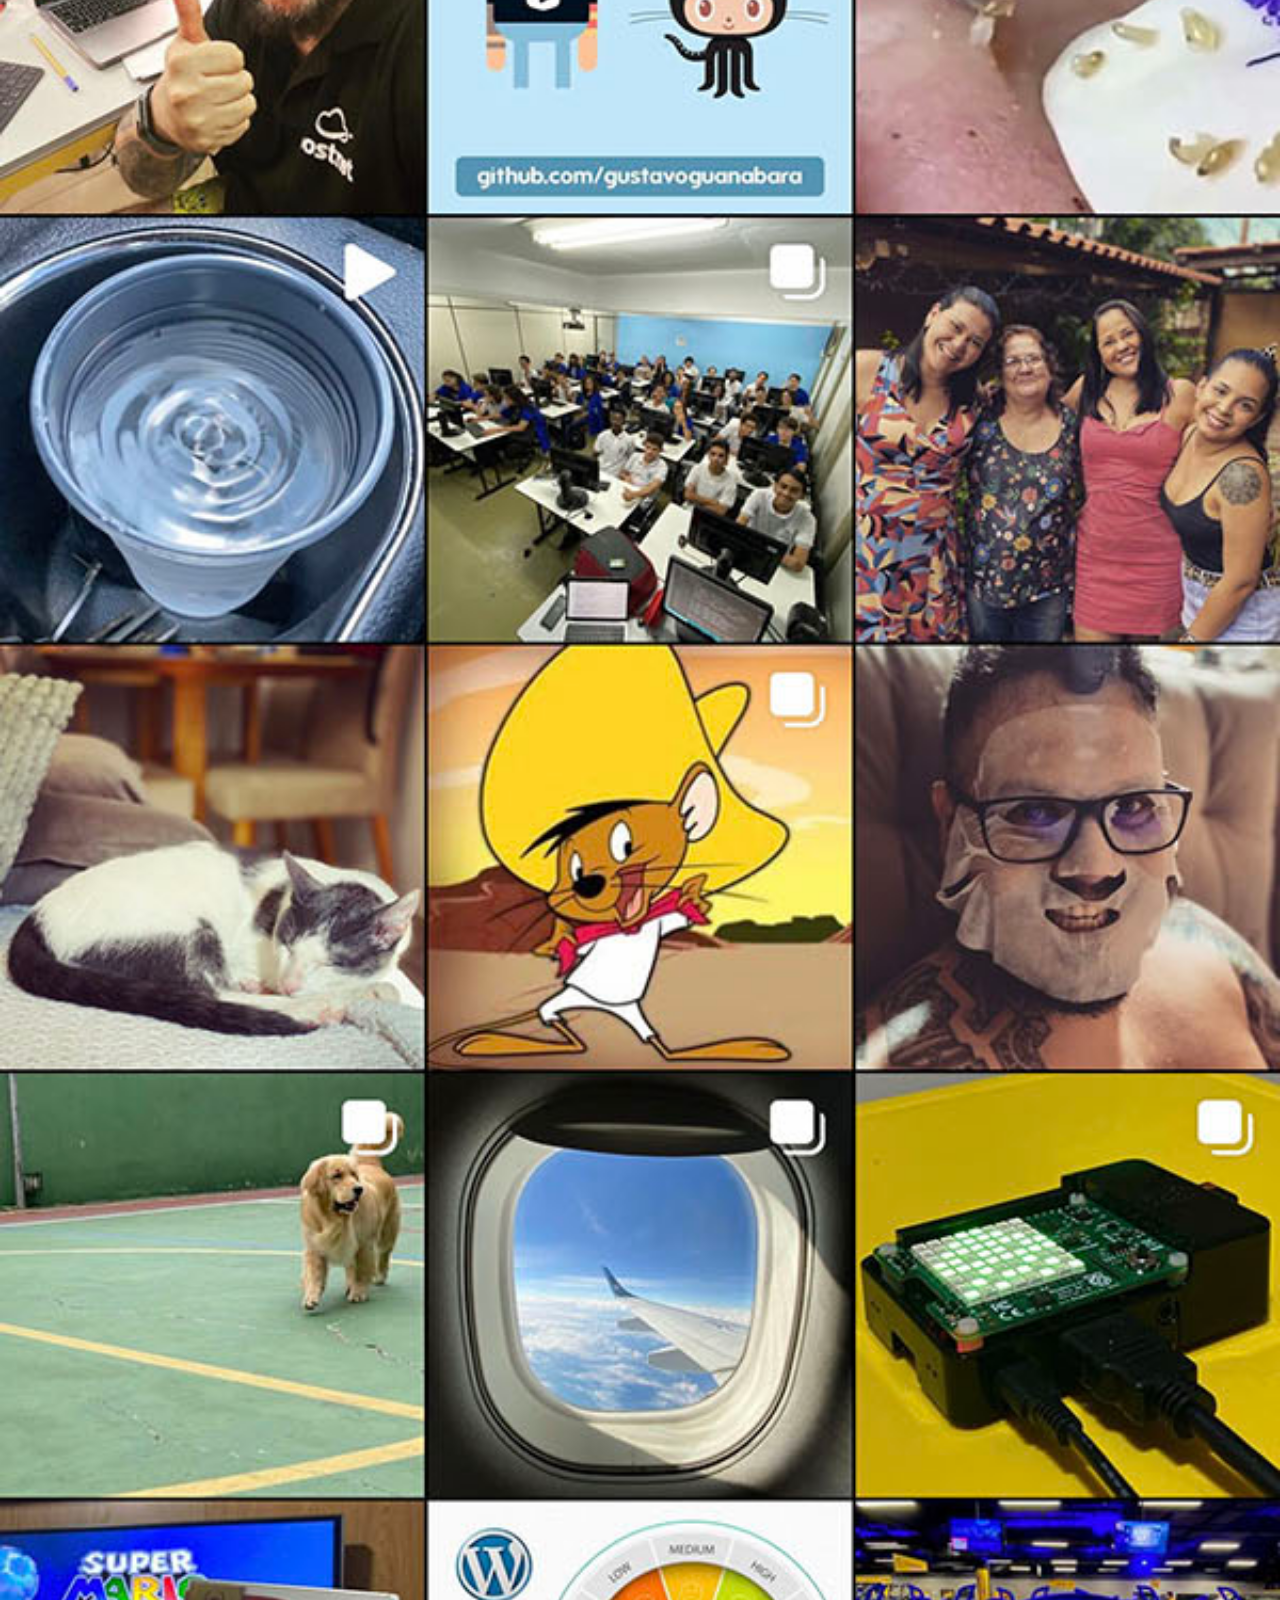
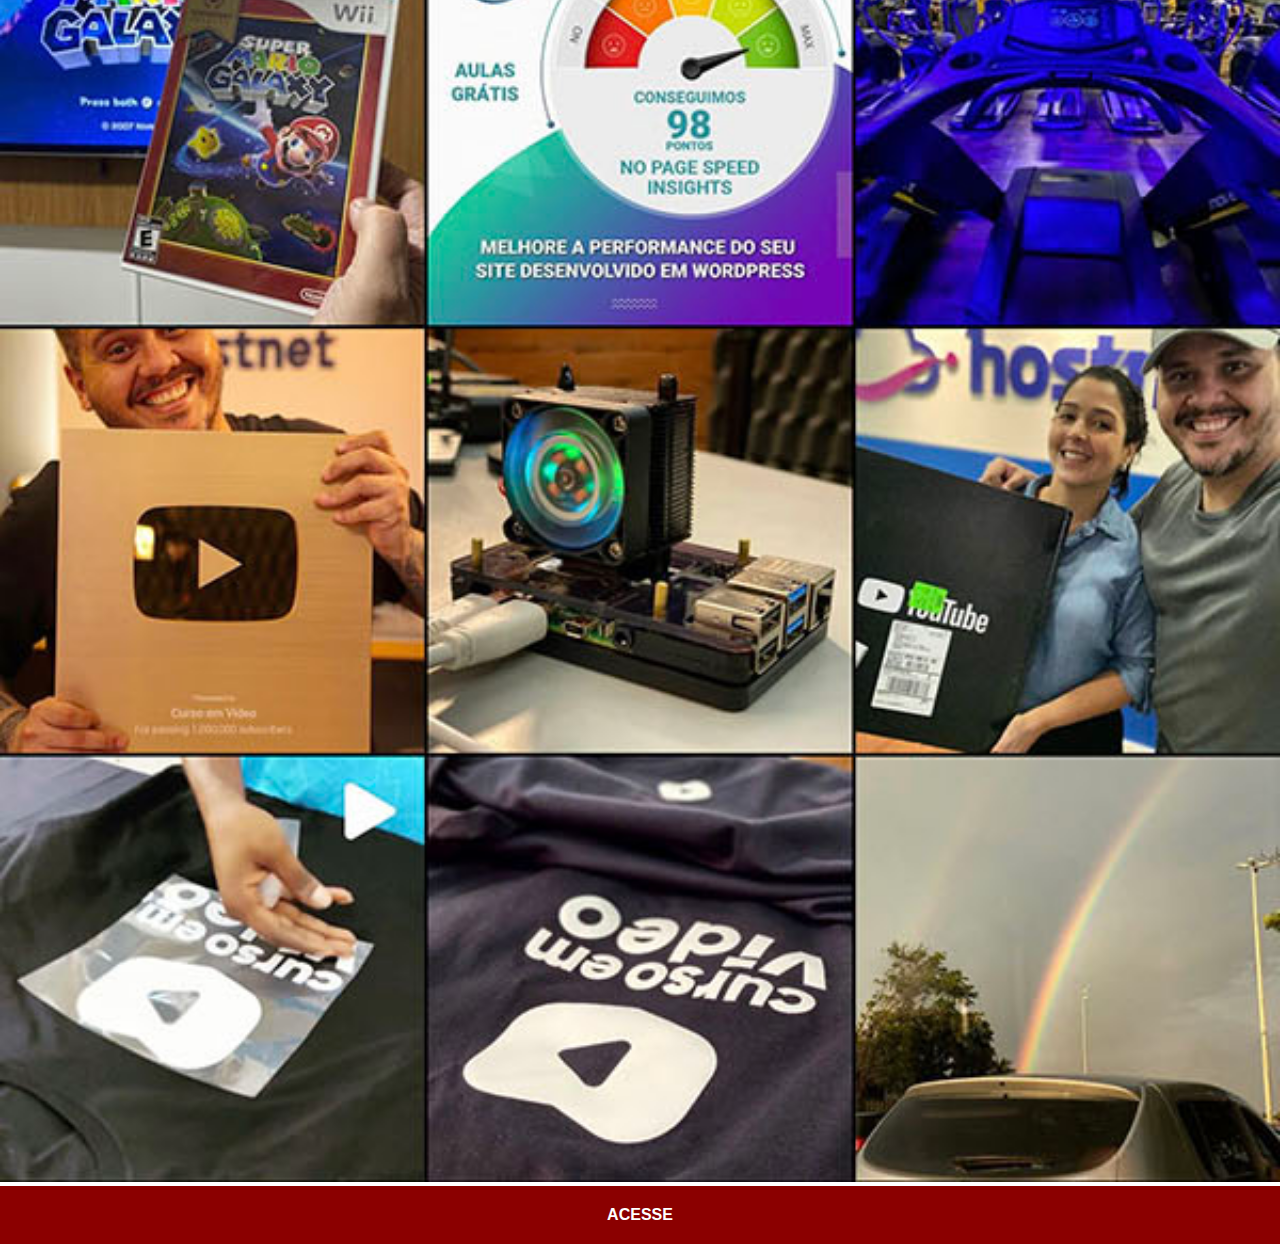
<file: instagram.html>
<!DOCTYPE html>
<html lang="pt-br">
<head>
    <meta charset="UTF-8">
    <meta http-equiv="X-UA-Compatible" content="IE=edge">
    <meta name="viewport" content="width=device-width, initial-scale=1.0">
    <title>instagram</title>
    <link rel="stylesheet" href="estilos/social.css">
</head>
<body>
    <img src="imagens/tela-instagram.jpg" alt="Instagram">
    <a href="https://www.instagram.com/tateus_lima/">ACESSE</a>
</body>
</html>
</file>
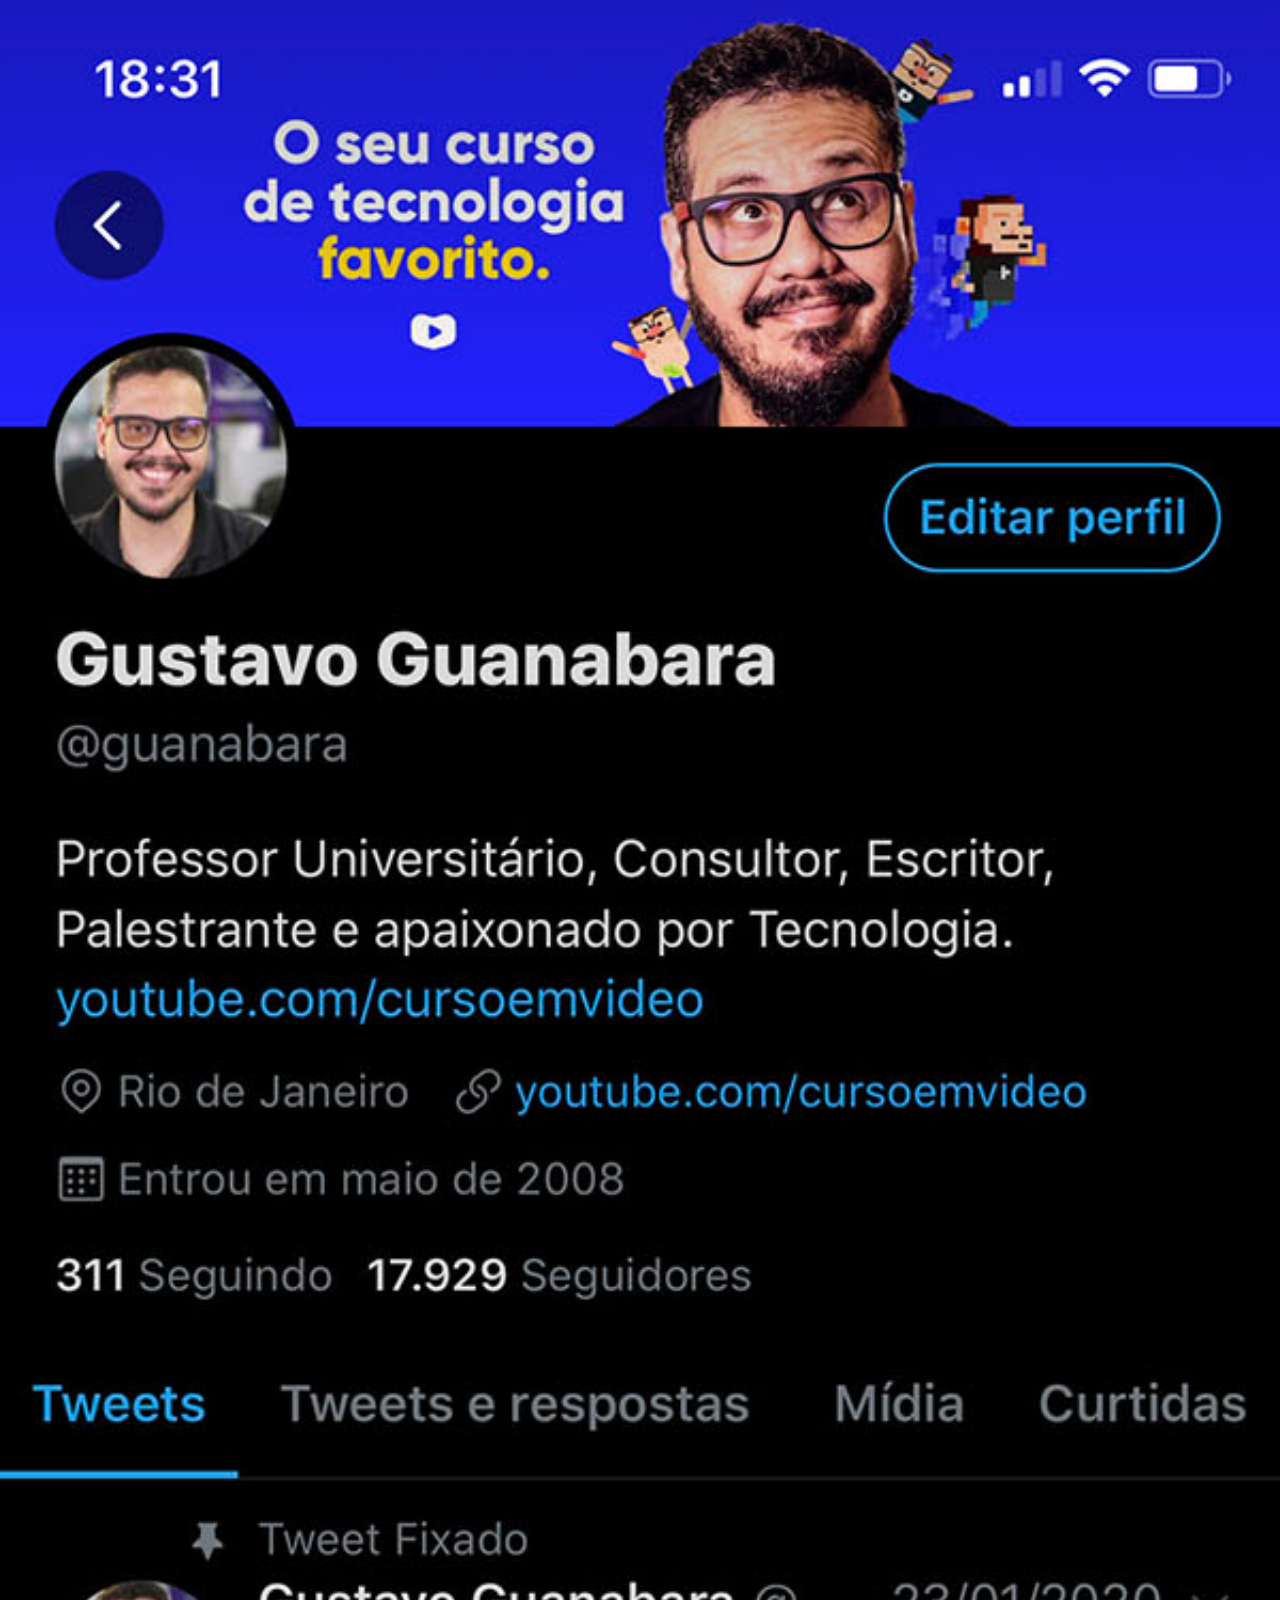
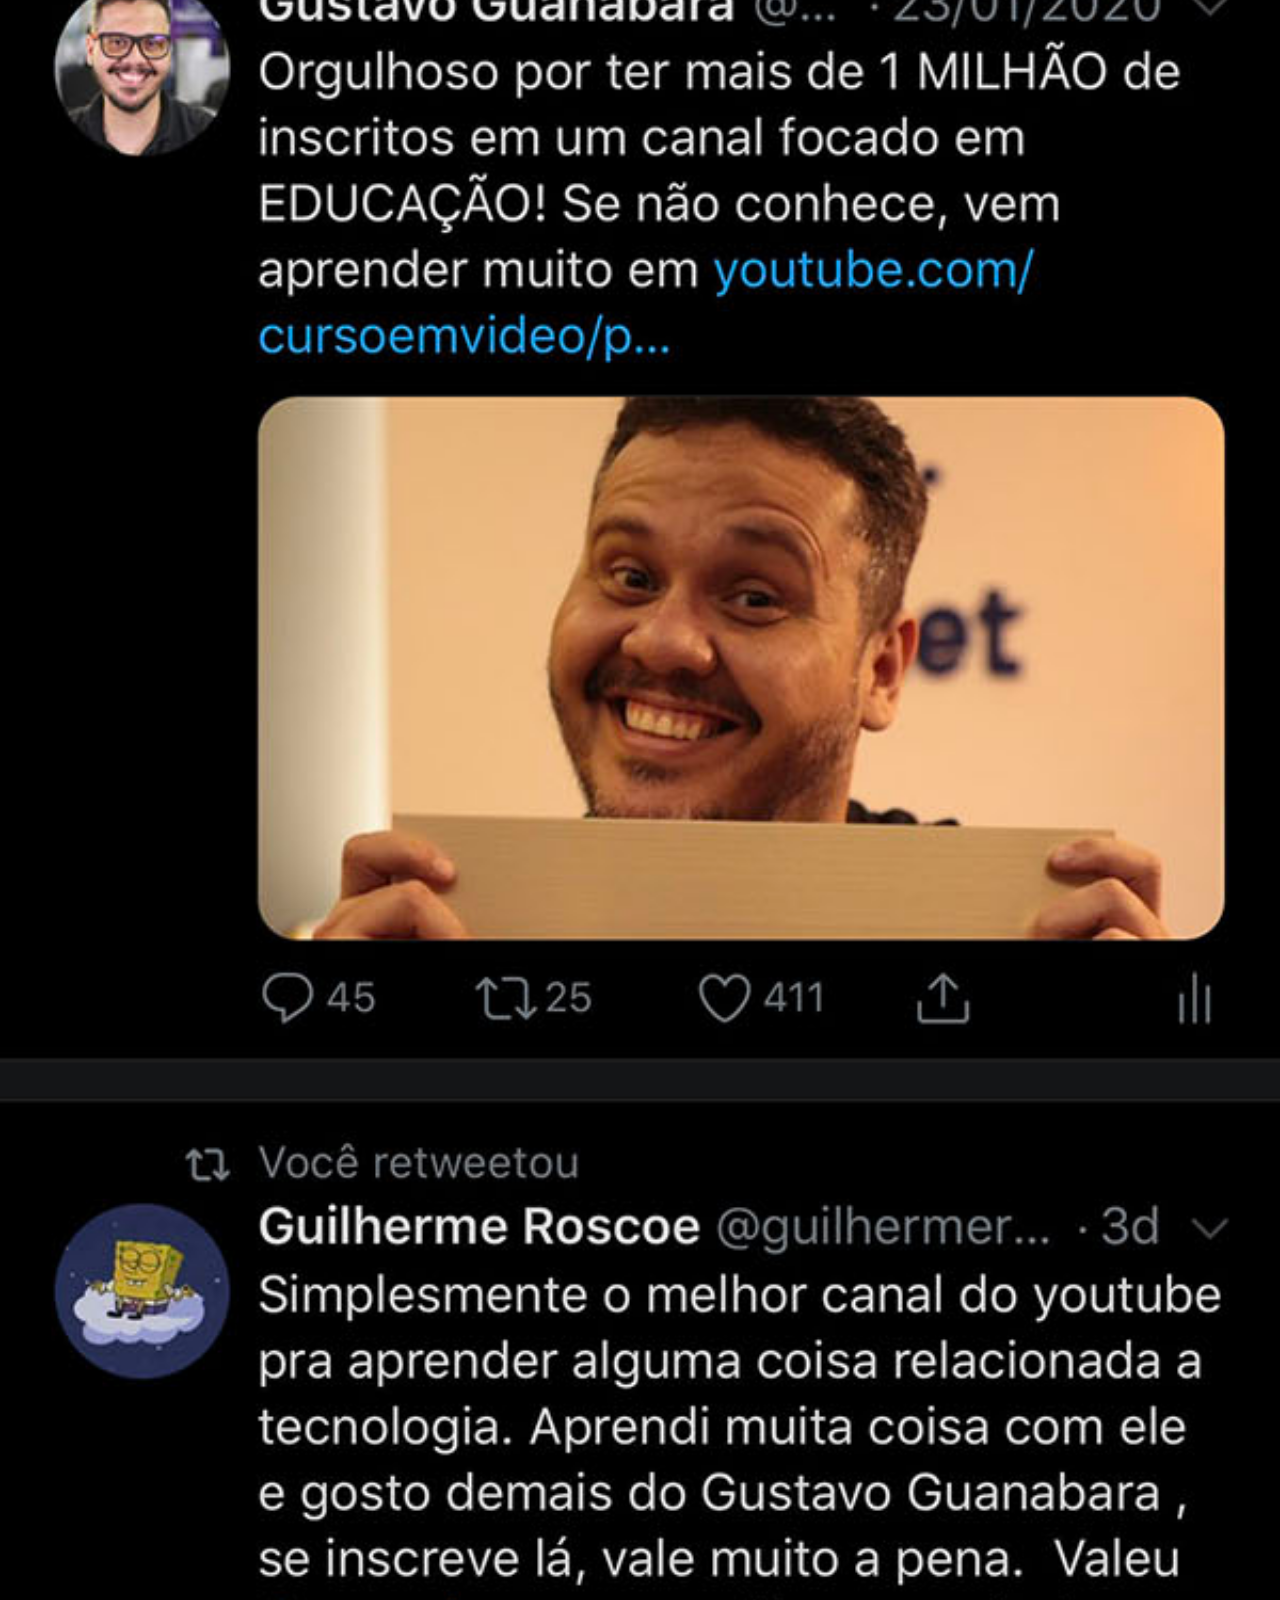
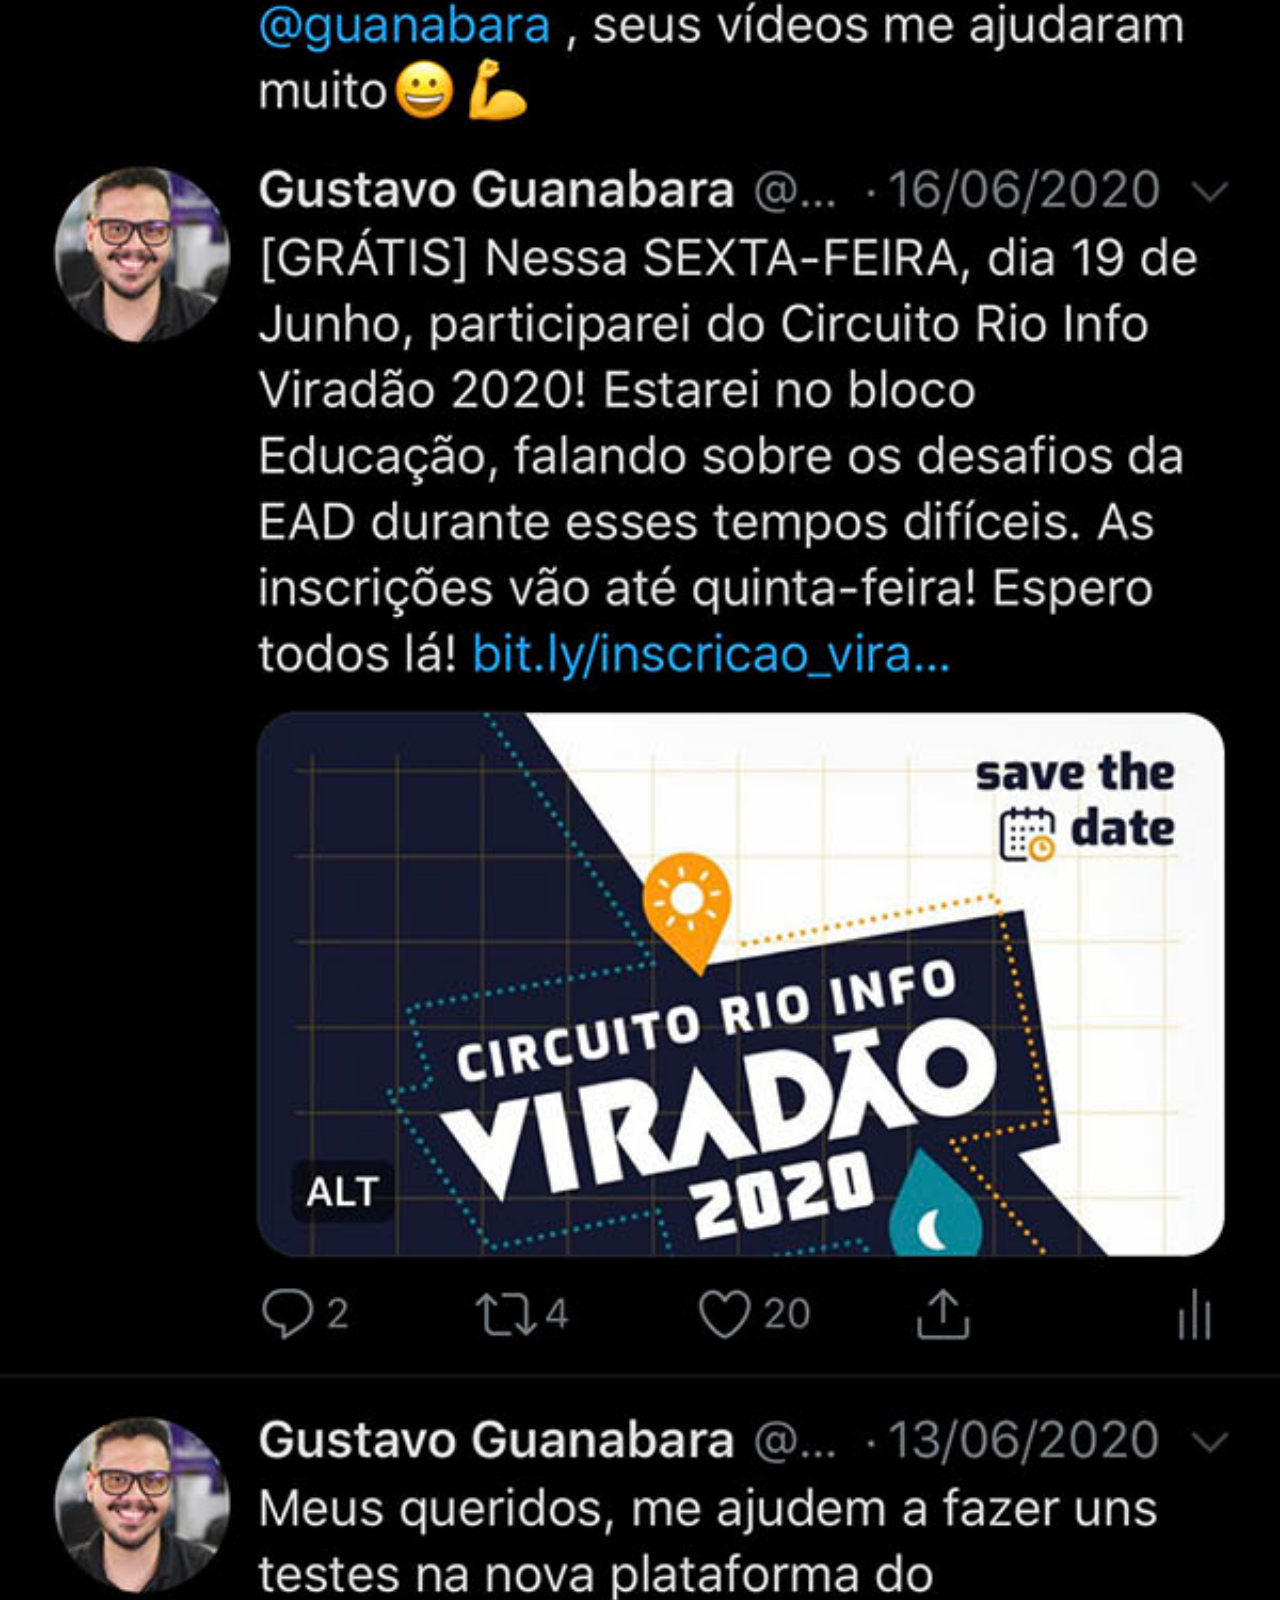
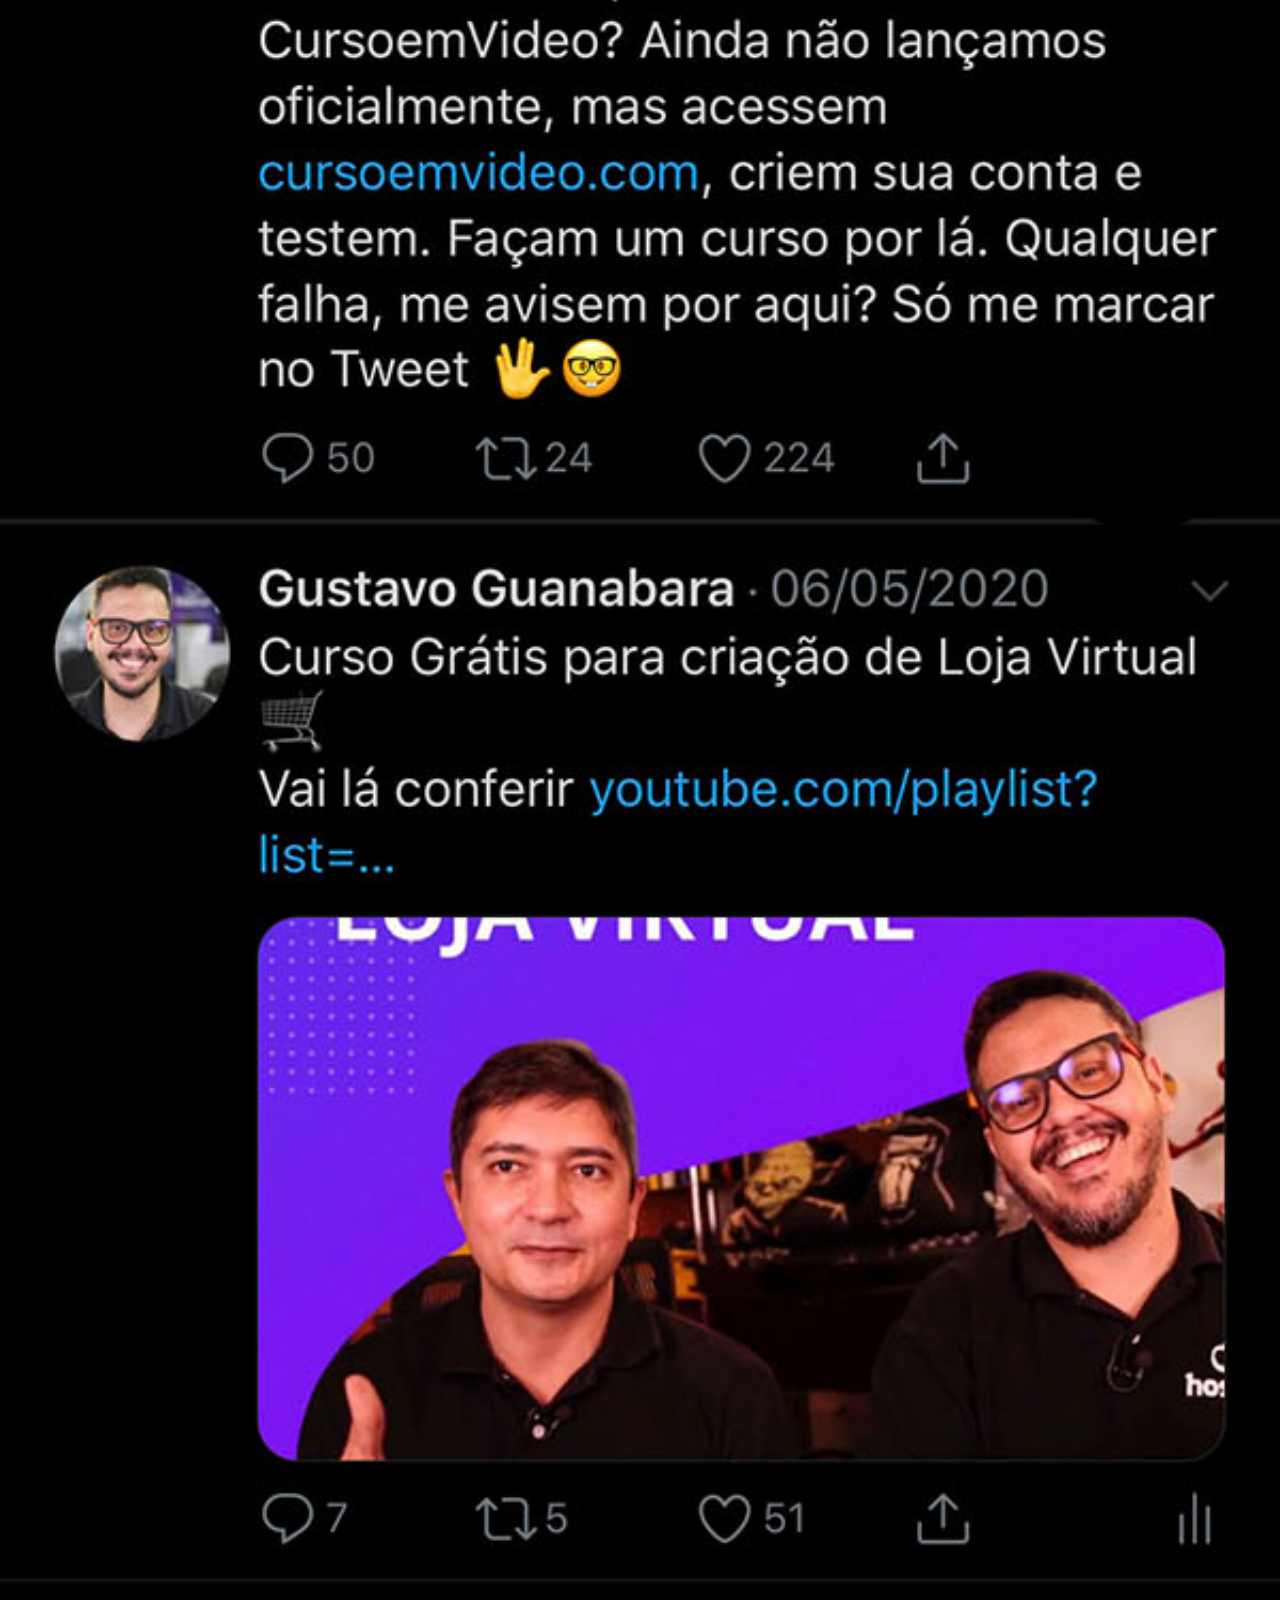
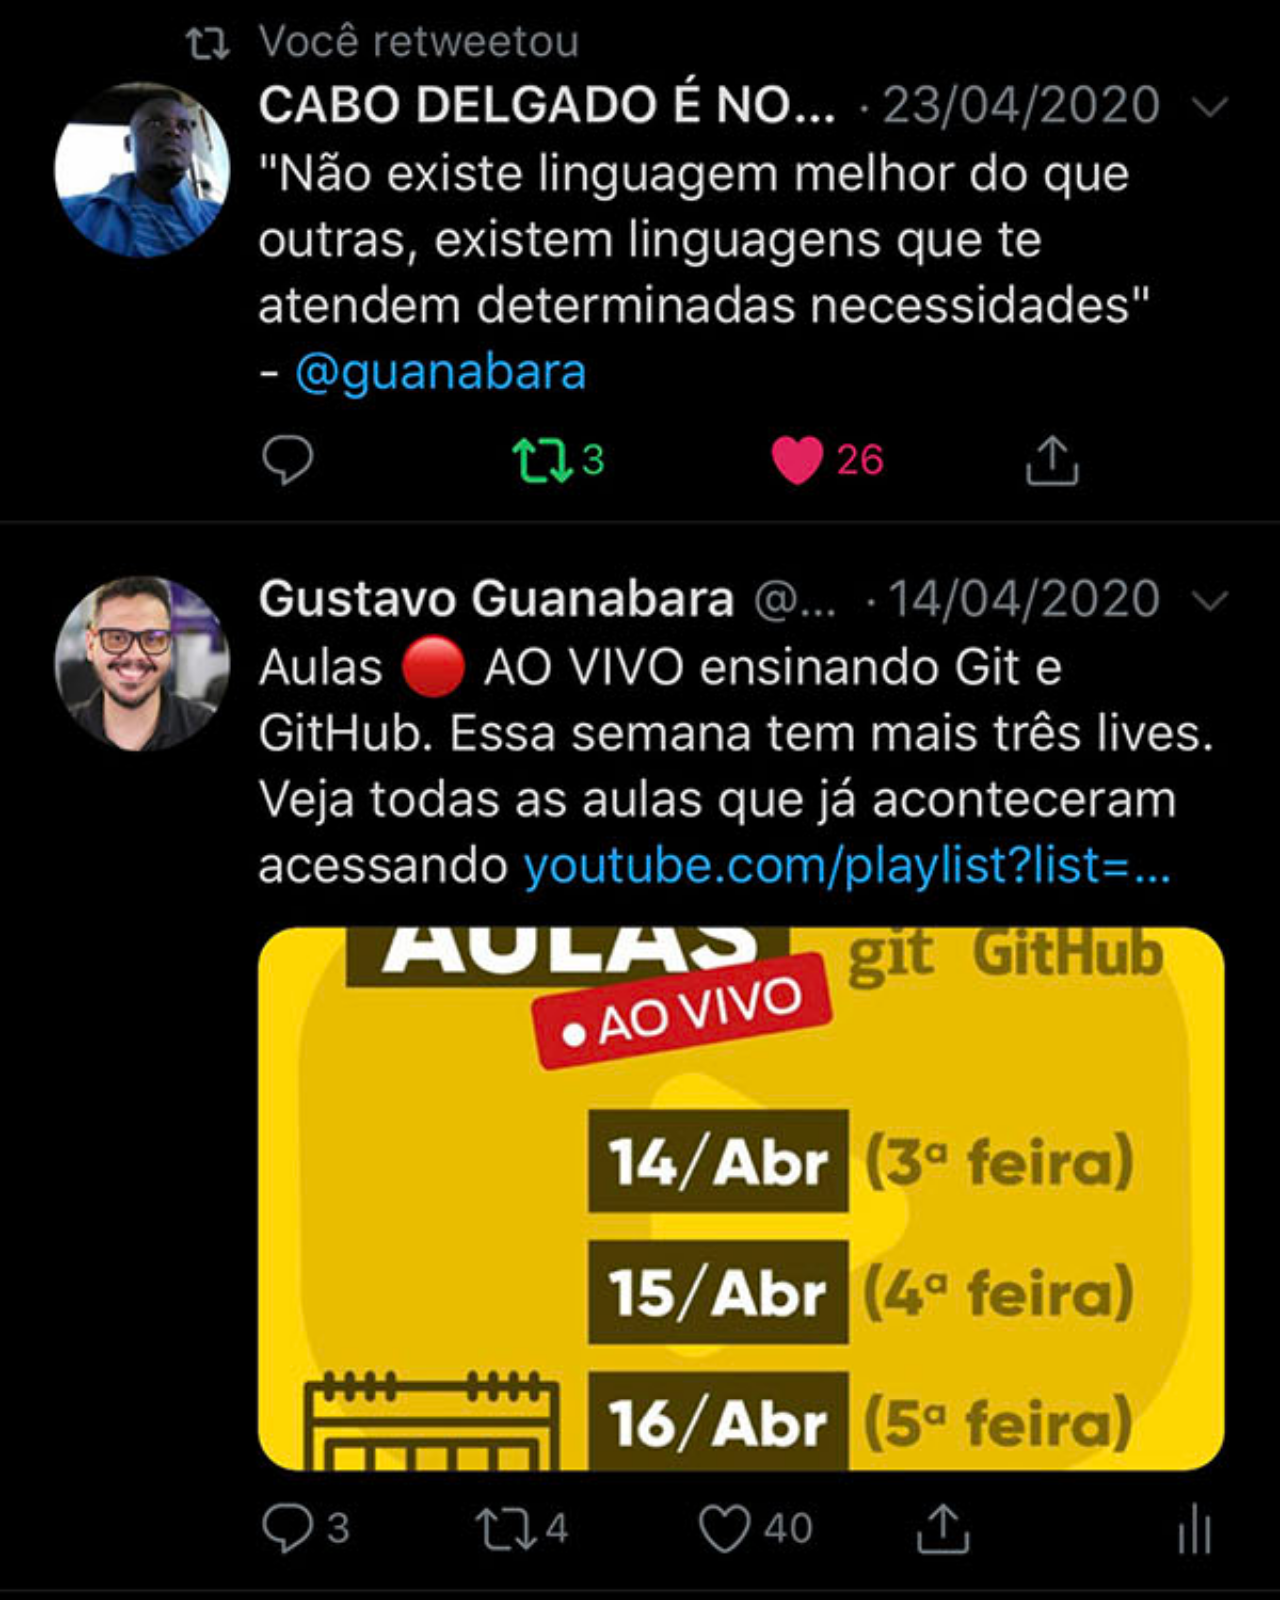
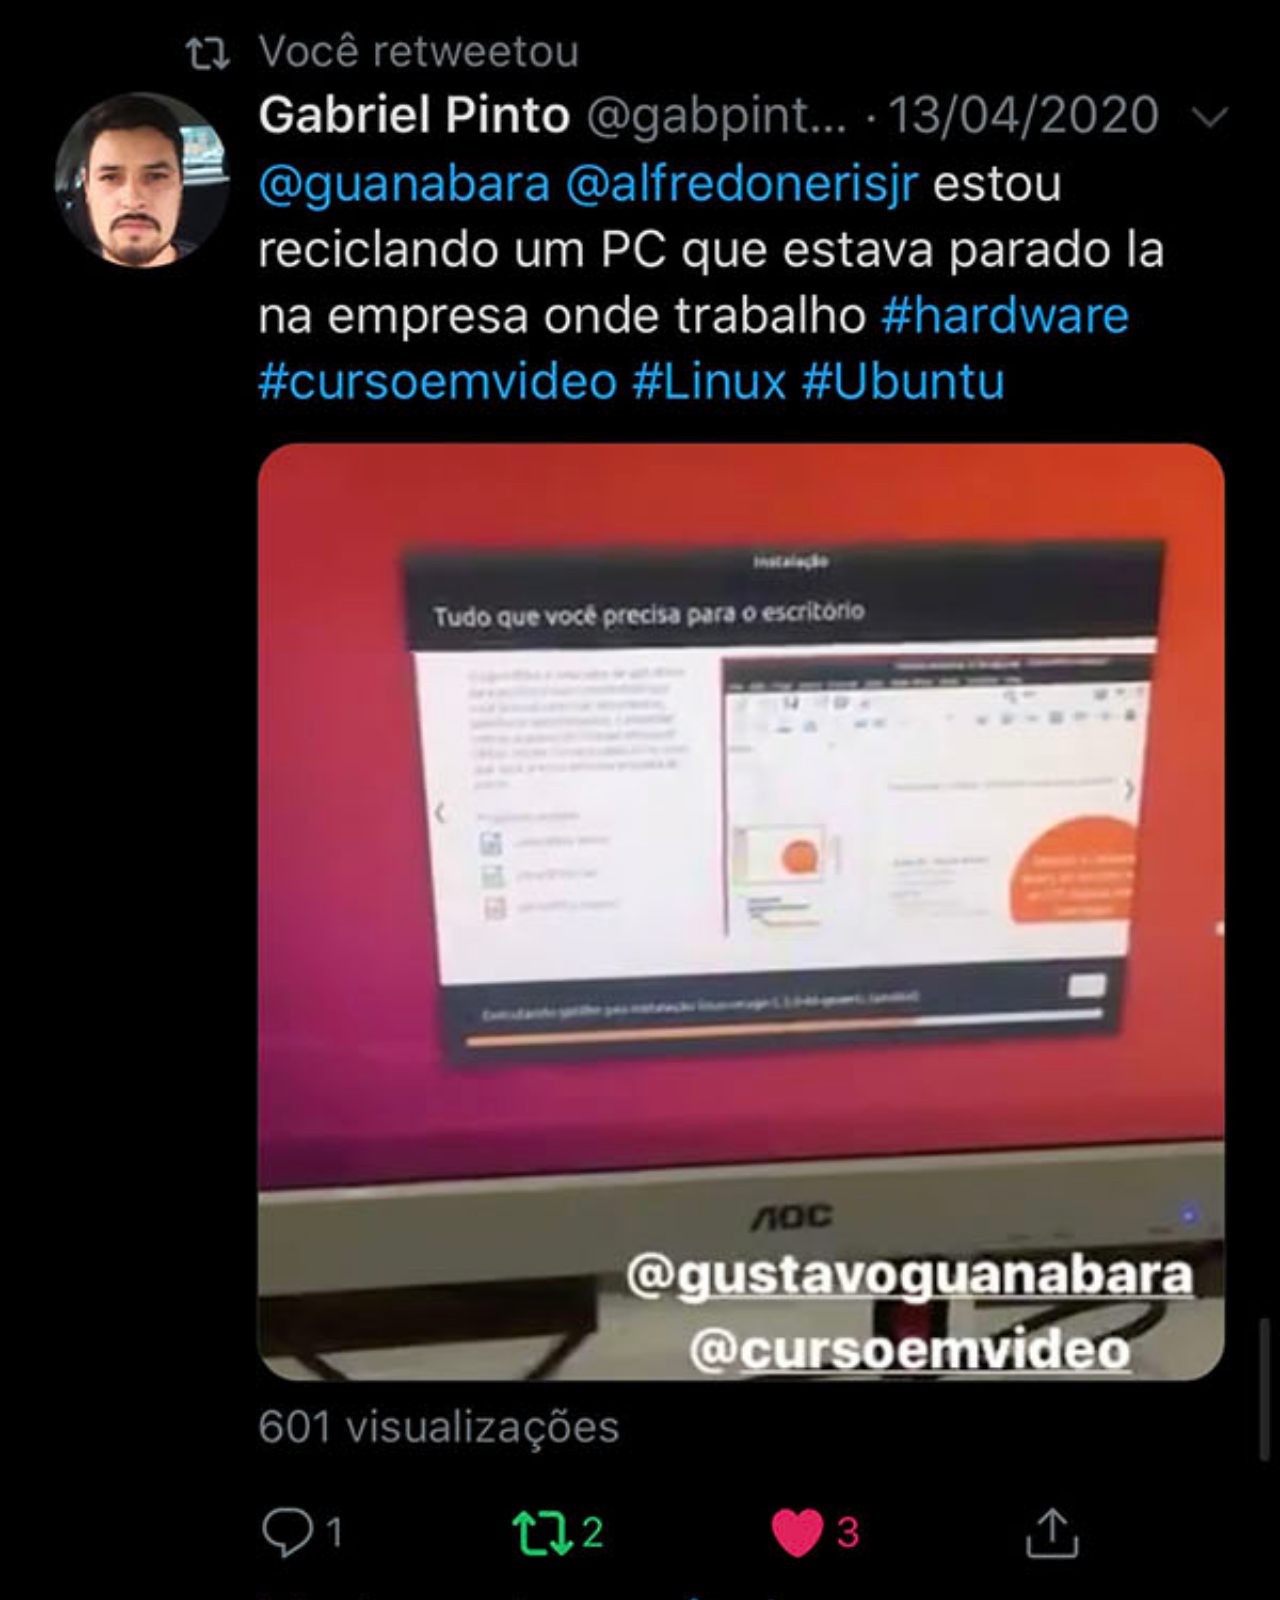
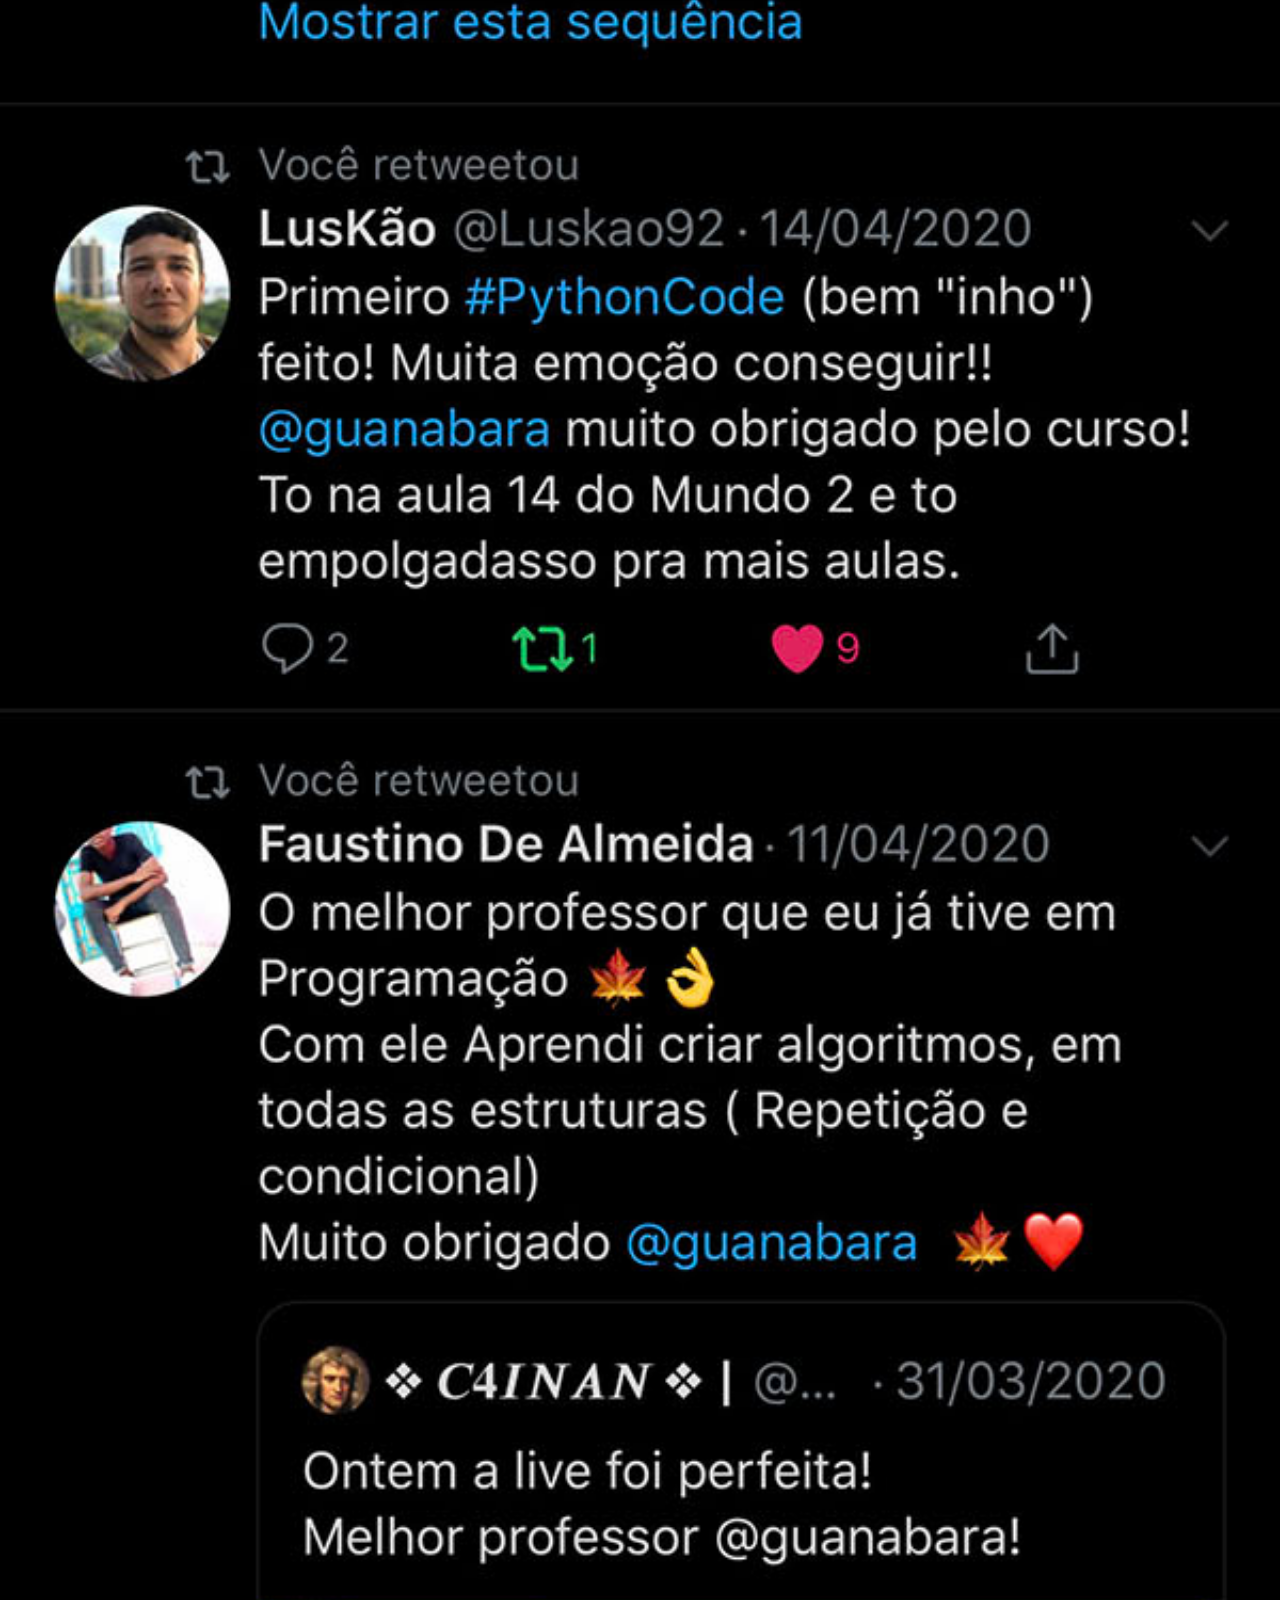
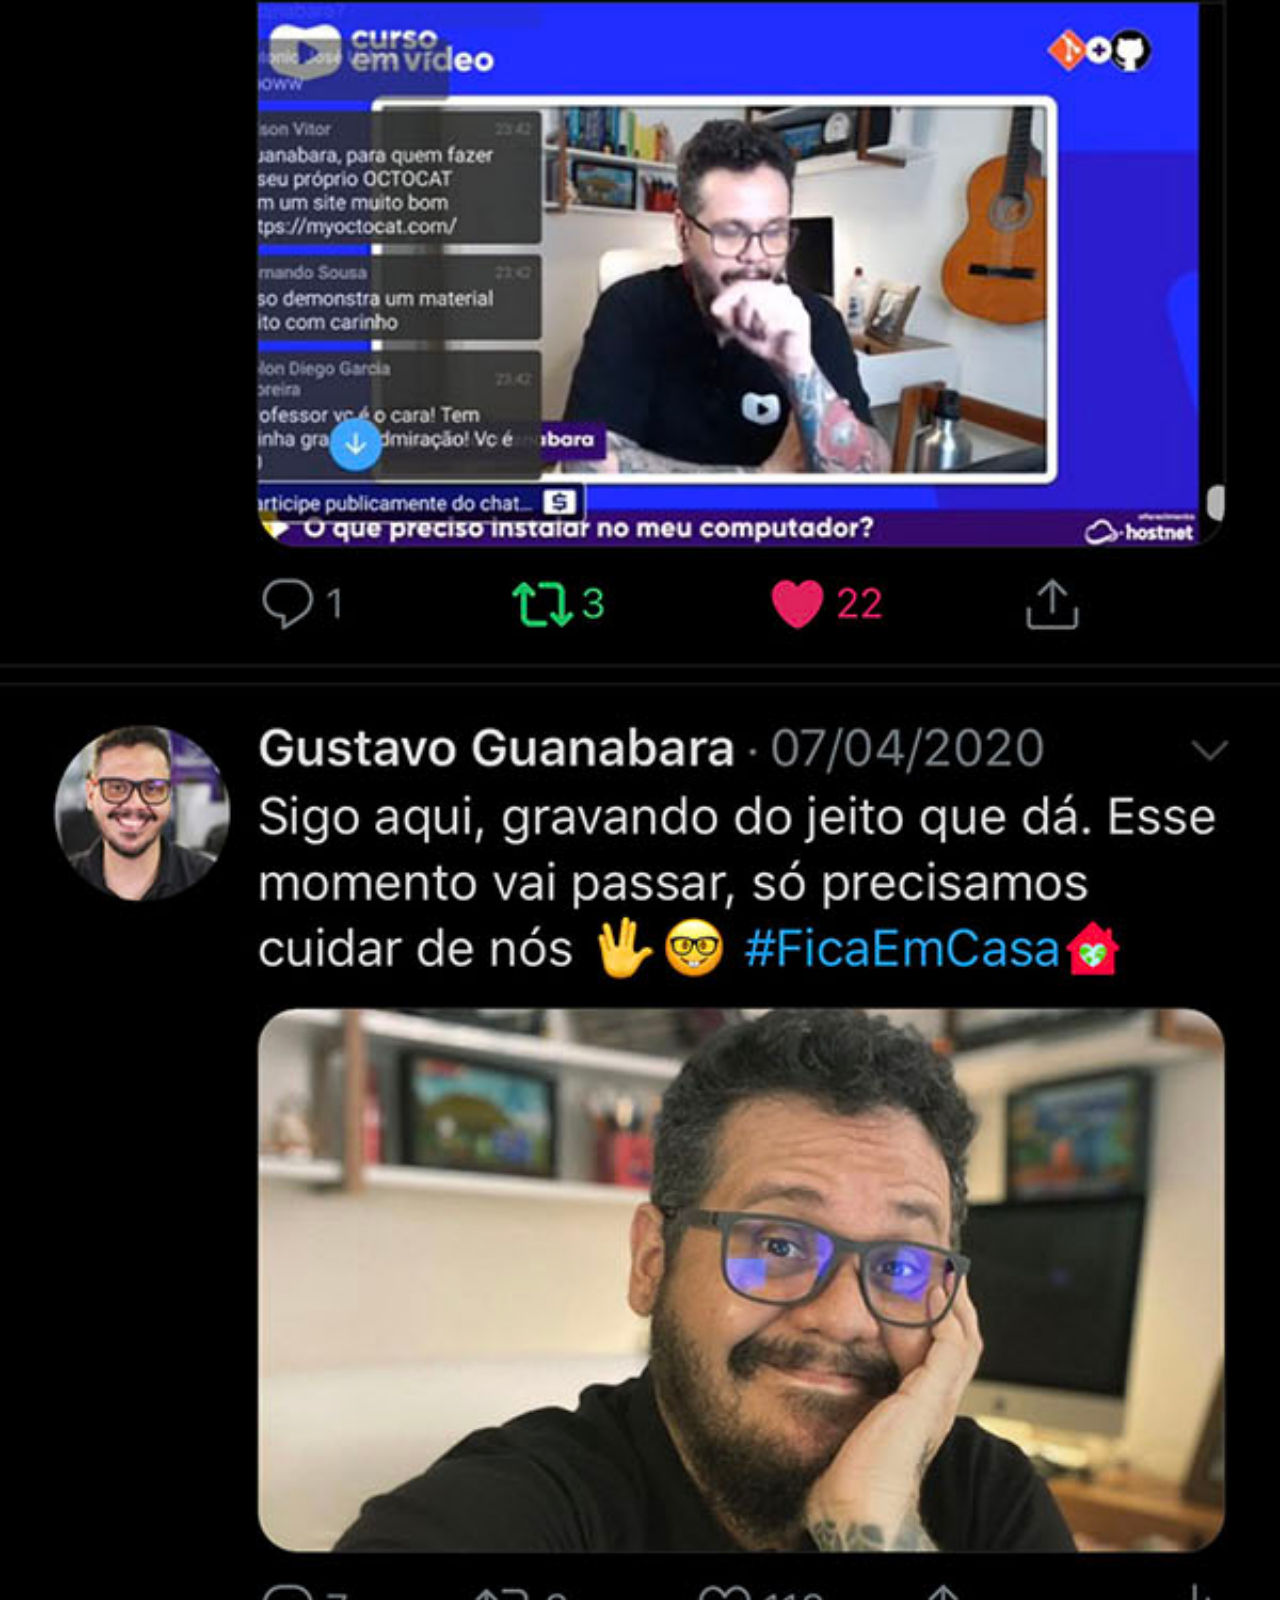
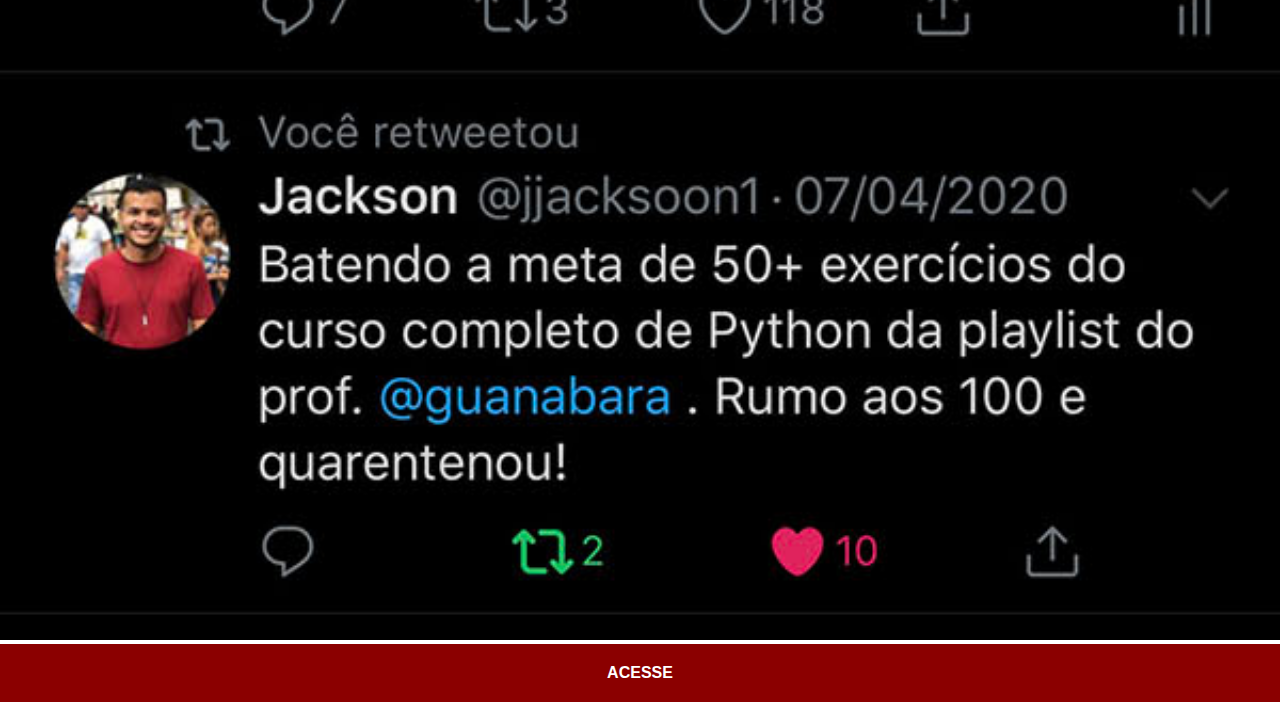
<file: twitter.html>
<!DOCTYPE html>
<html lang="pt-br">
<head>
    <meta charset="UTF-8">
    <meta http-equiv="X-UA-Compatible" content="IE=edge">
    <meta name="viewport" content="width=device-width, initial-scale=1.0">
    <title>Twitter</title>
    <link rel="stylesheet" href="estilos/social.css">
</head>
<body>
    <img src="imagens/tela-twitter.jpg" alt="Twitter">
    <a href="https://twitter.com/?lang=pt">ACESSE</a>
</body>
</html>
</file>
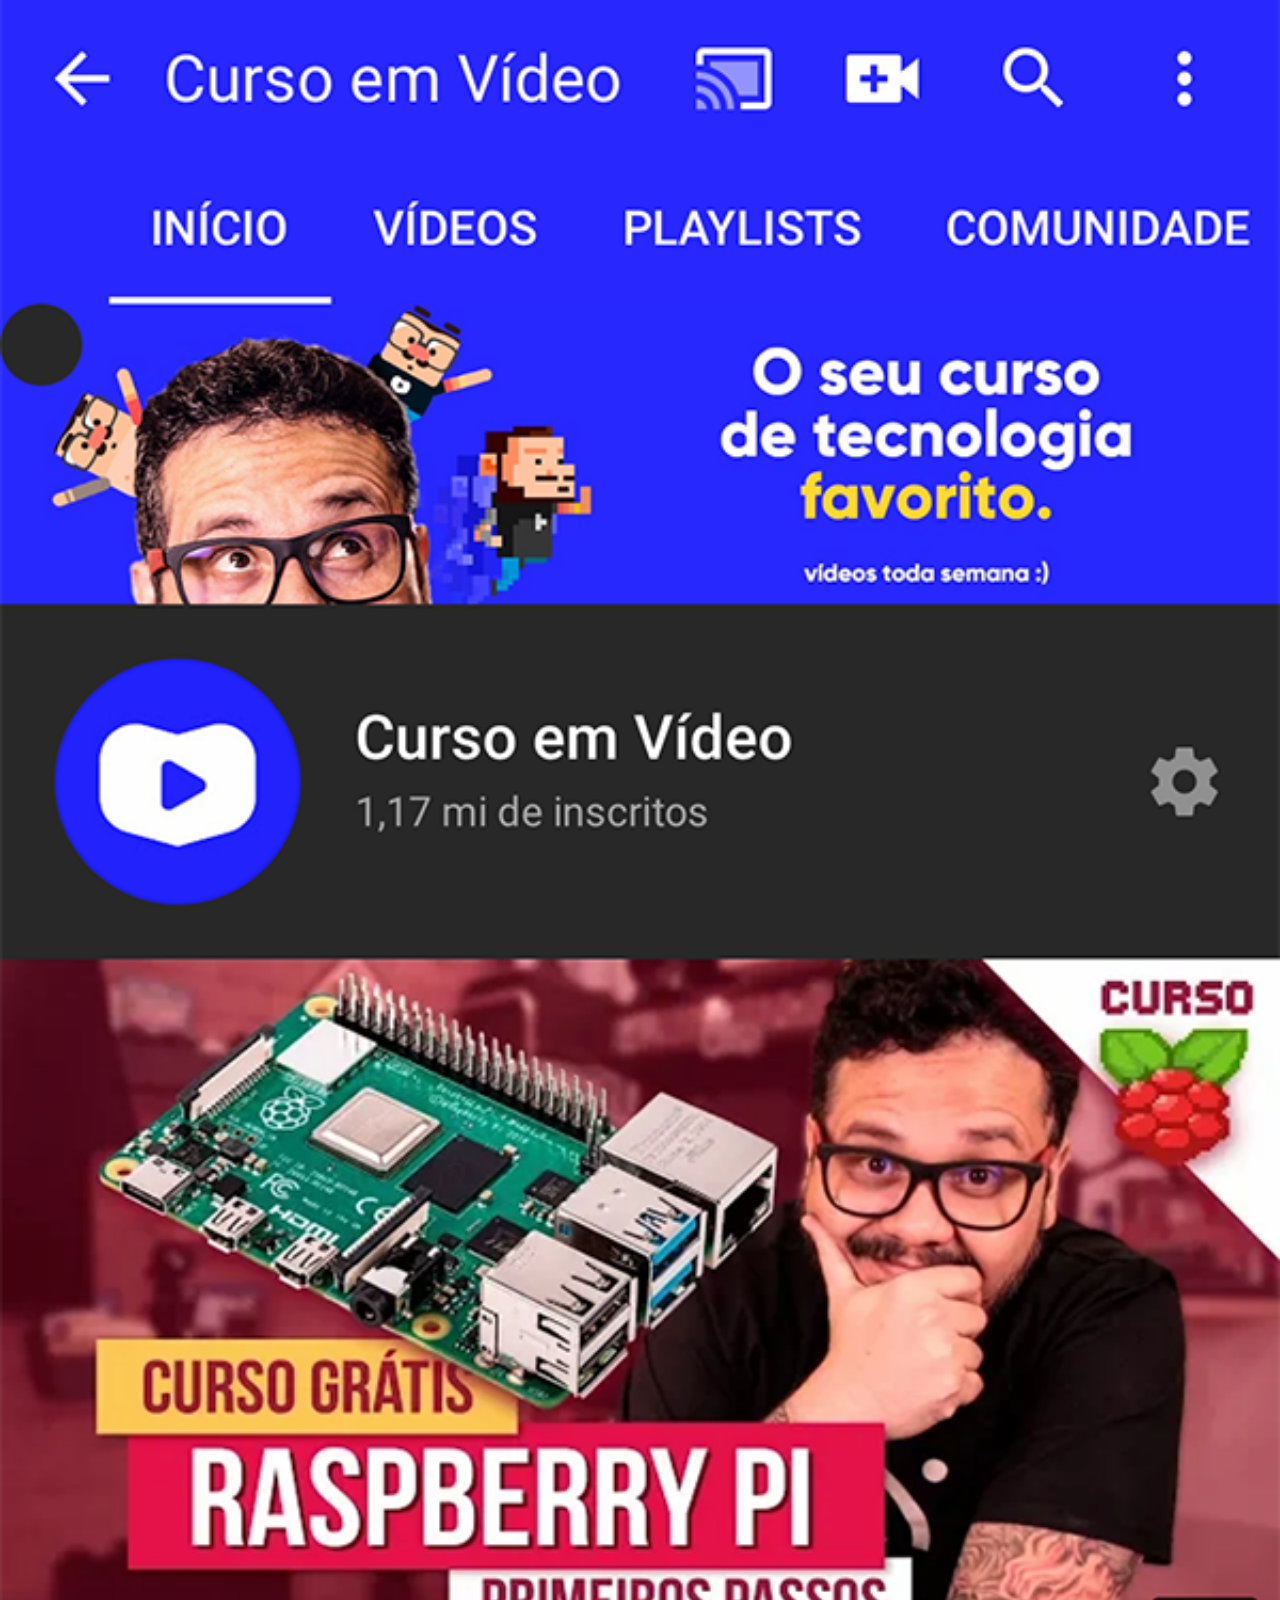
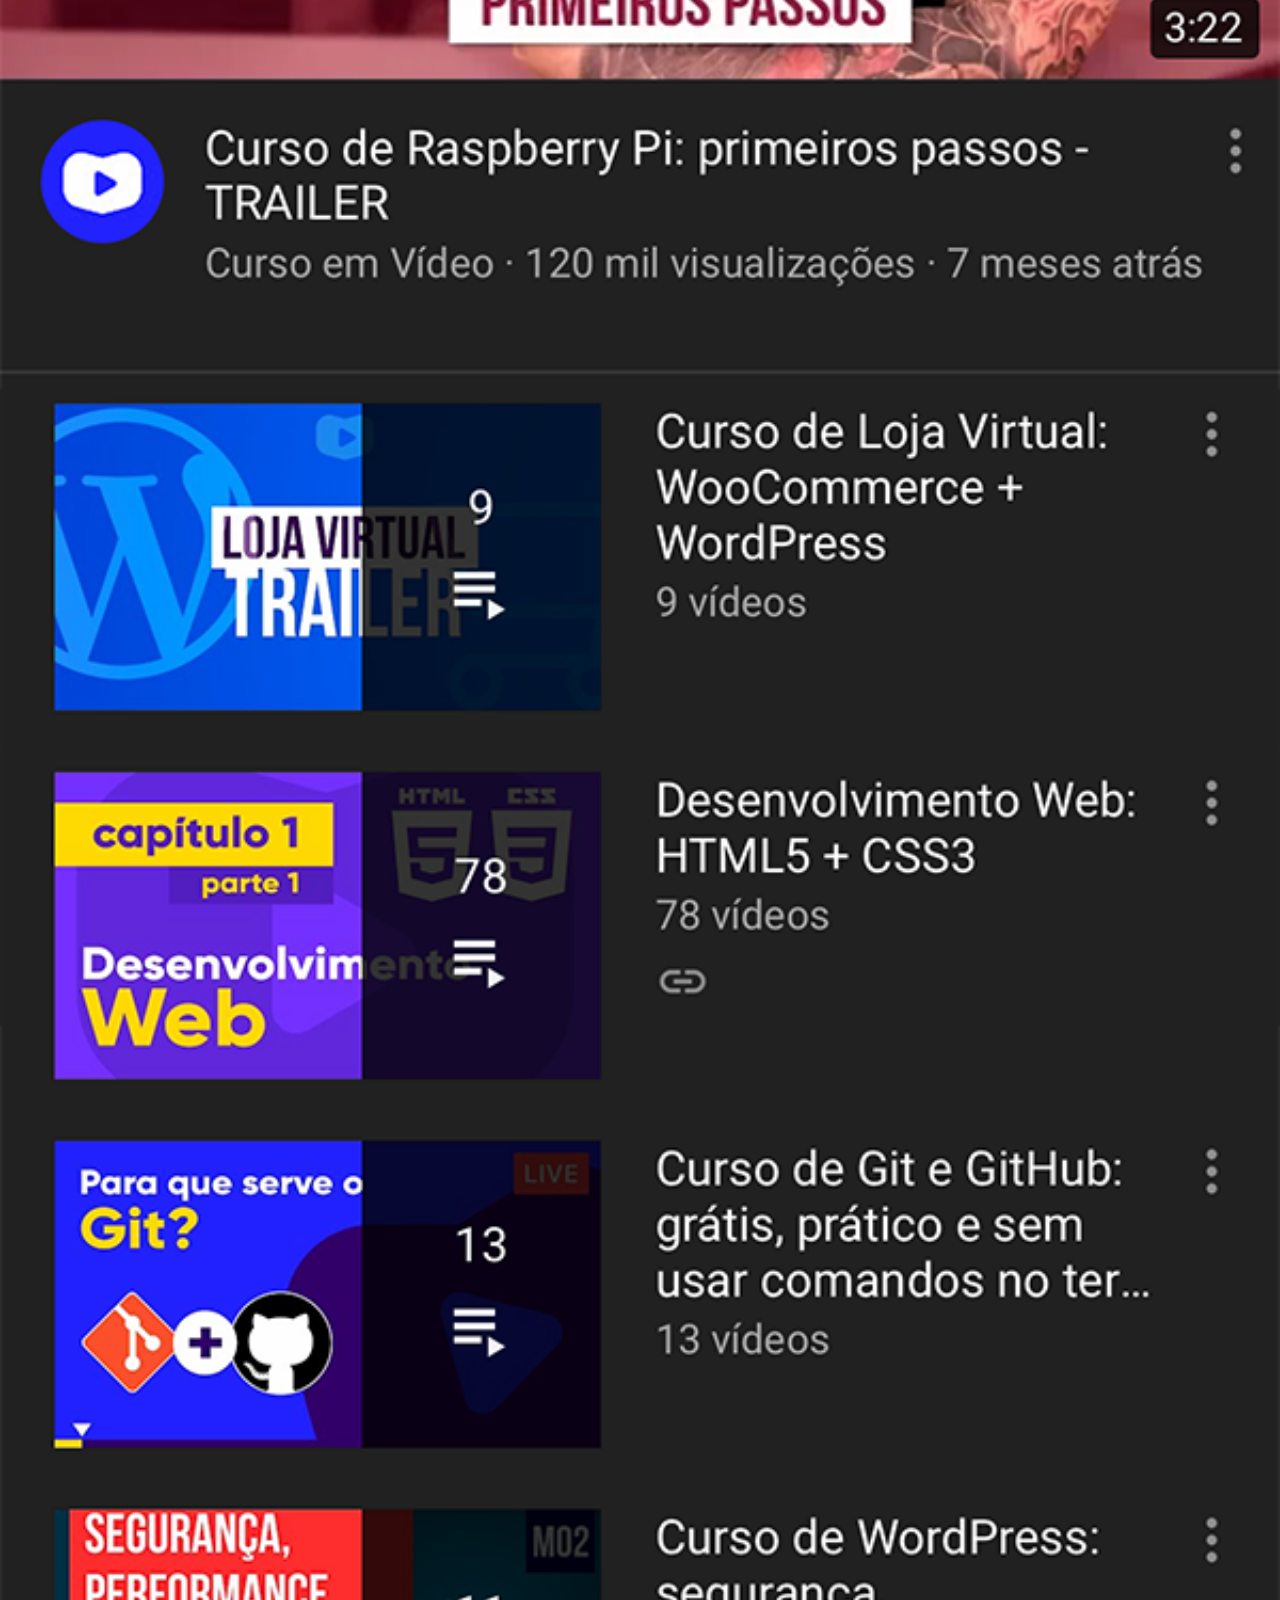
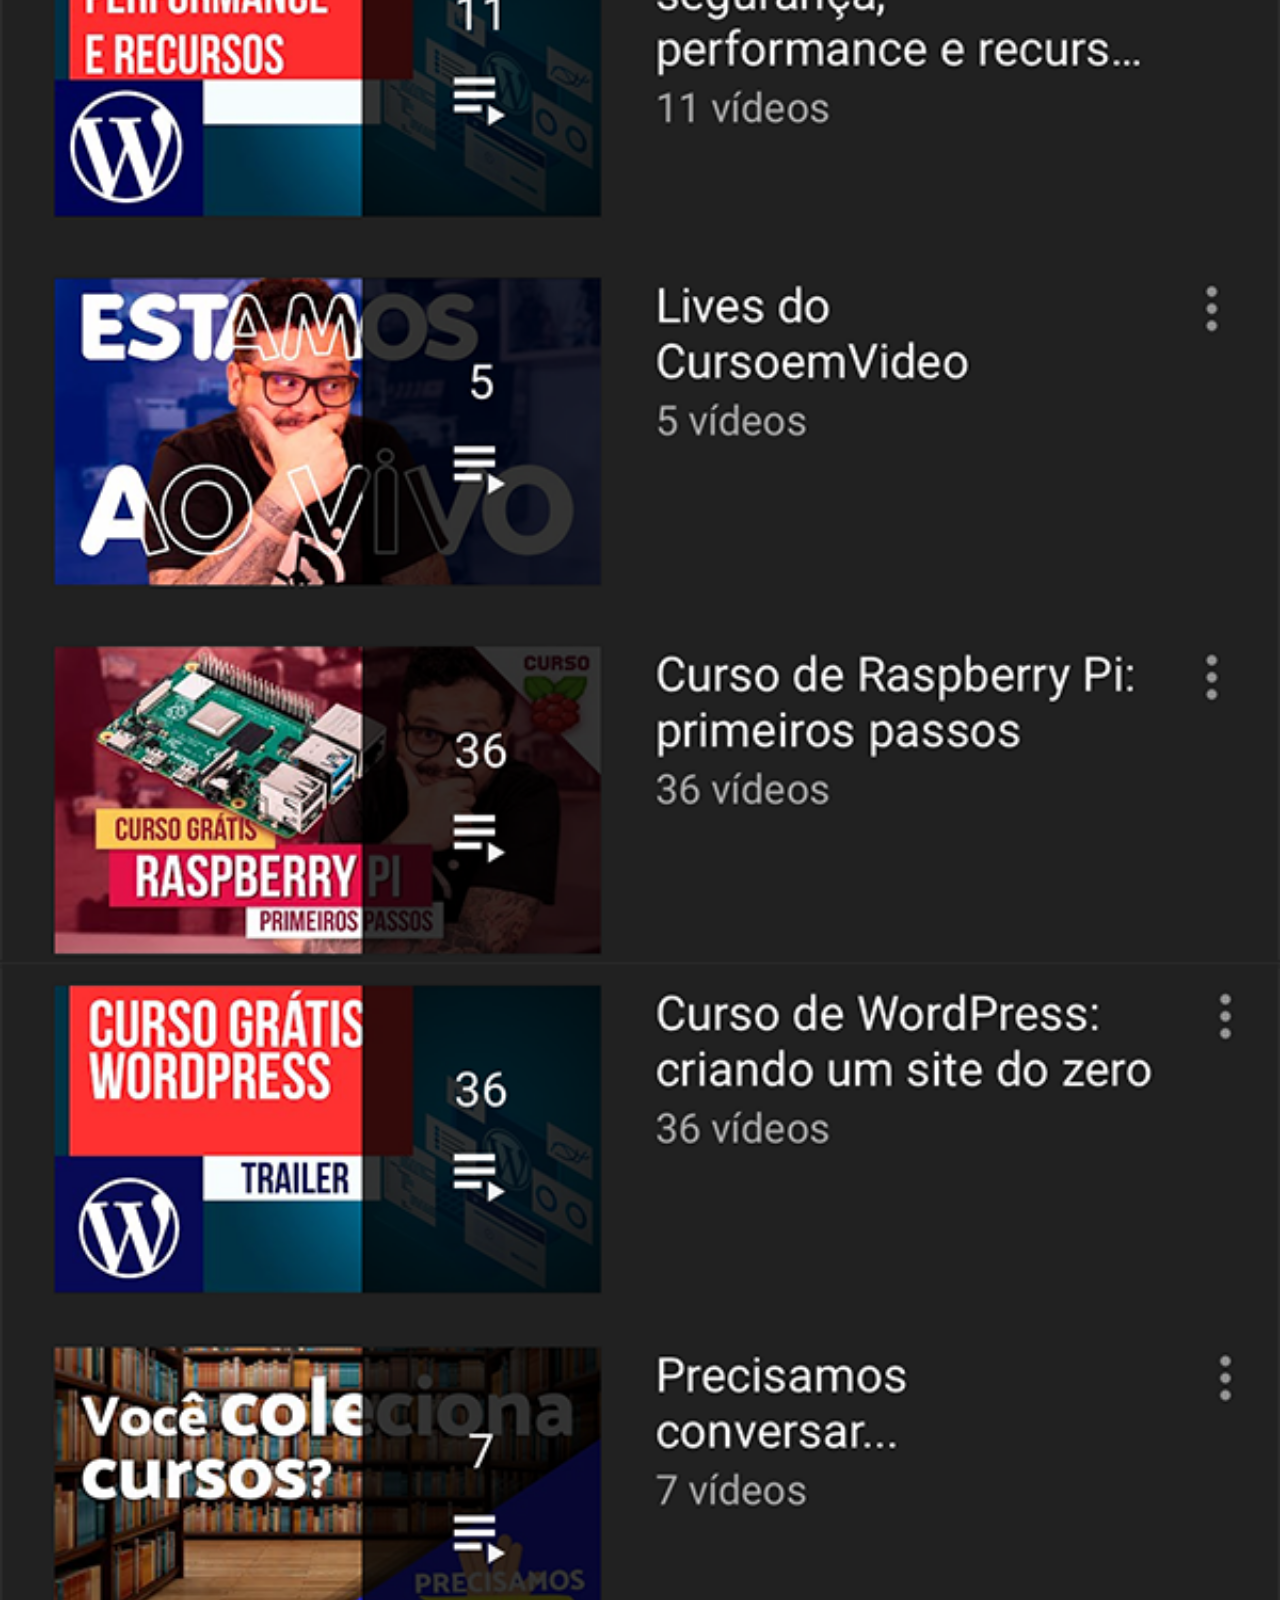
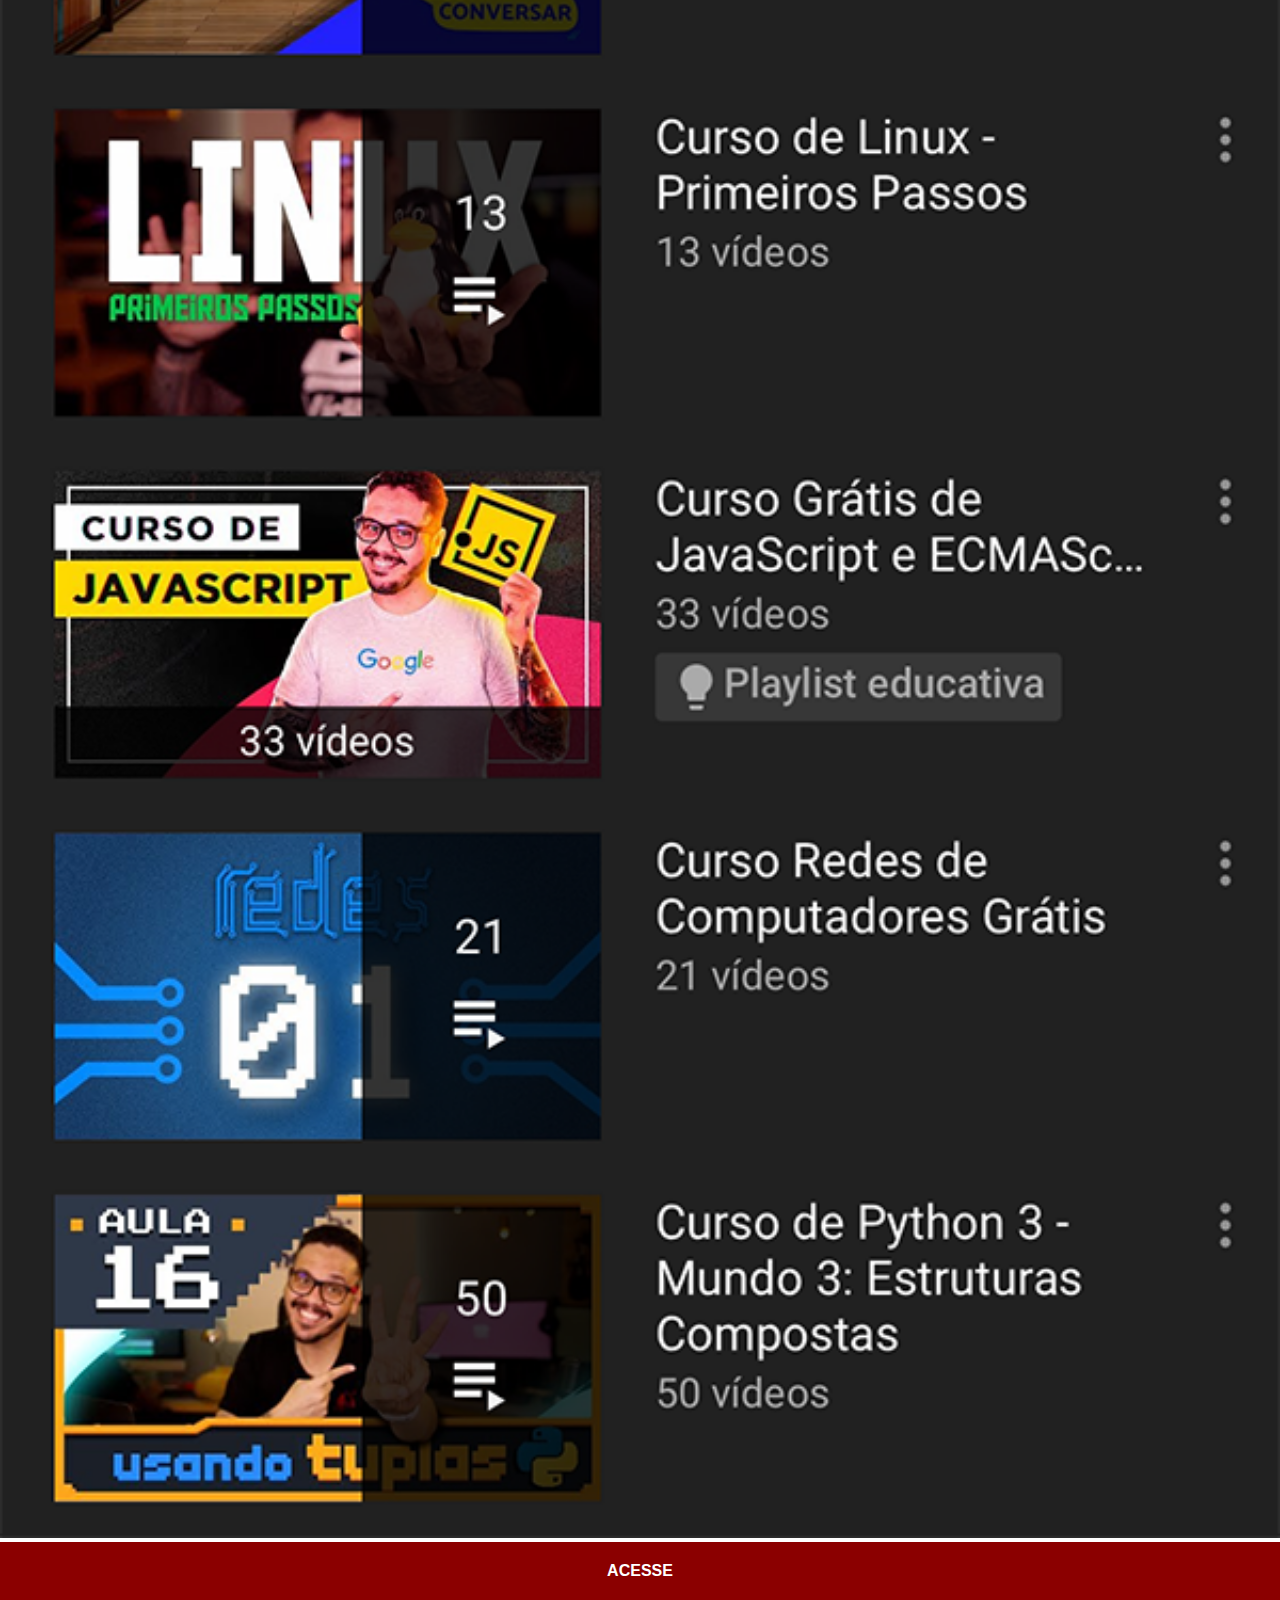
<file: youtube.html>
<!DOCTYPE html>
<html lang="pt-br">
<head>
    <meta charset="UTF-8">
    <meta http-equiv="X-UA-Compatible" content="IE=edge">
    <meta name="viewport" content="width=device-width, initial-scale=1.0">
    <title>youtube</title>
    <link rel="stylesheet" href="estilos/social.css">
</head>
<body>
    <img src="imagens/tela-youtube.png" alt="YouTube">
    <a href="https://www.youtube.com/@CursoemVideo" target="_blank">ACESSE</a>
</body>
</html>
</file>
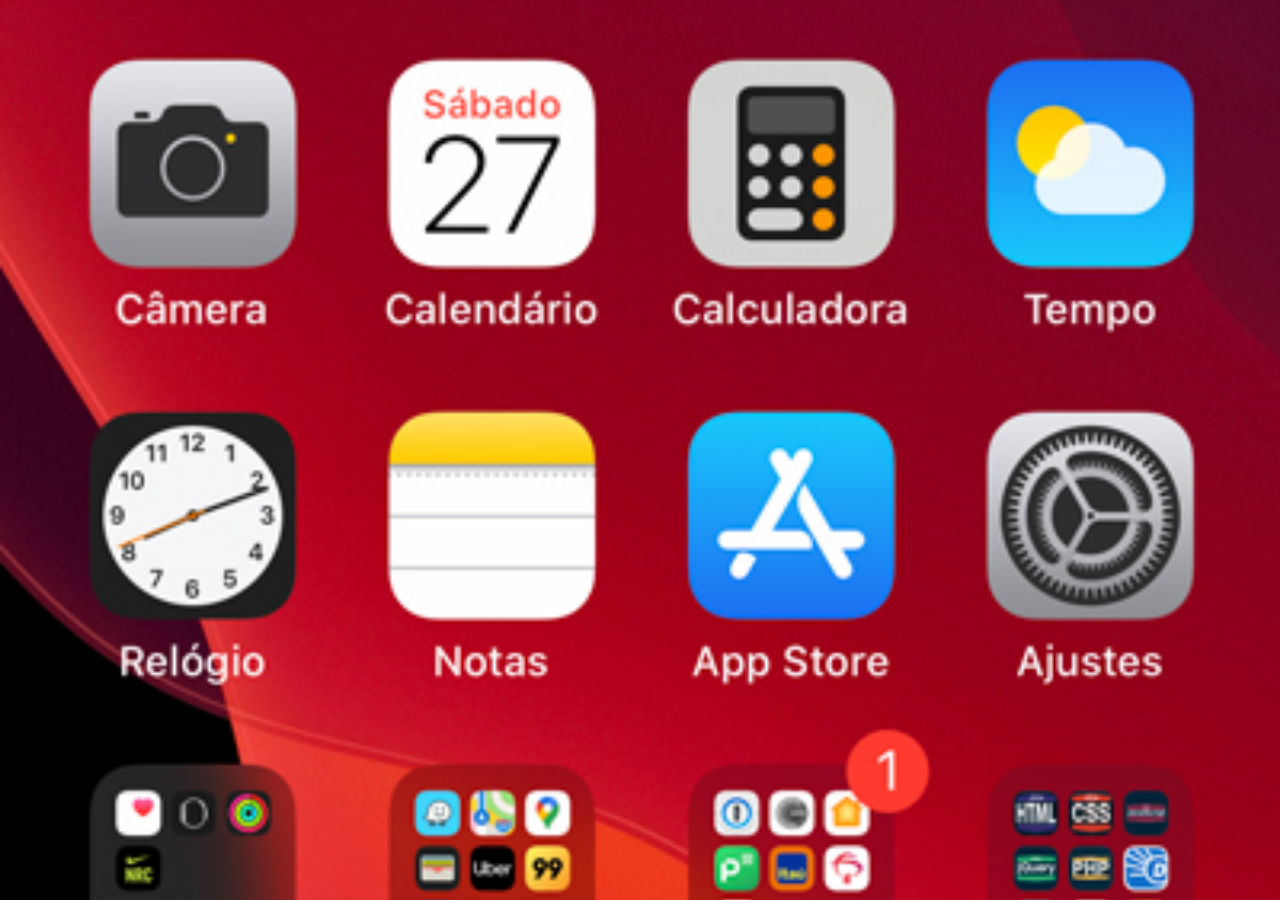
<file: estilos/home.html>
<!DOCTYPE html>
<html lang="pt-br">
<head>
    <meta charset="UTF-8">
    <meta http-equiv="X-UA-Compatible" content="IE=edge">
    <meta name="viewport" content="width=device-width, initial-scale=1.0">
    <title>home</title>
</head>
<style>
    *{
        margin: 0px;
        padding: 0px;
    }

    body{
        width: 100vw;
        height: 100vh;
        background: black url('../imagens/tela-home.jpg') no-repeat top center;
        background-size: cover;
    }
</style>

<body>
    
</body>
</html>
</file>
<file: estilos/style.css>
@charset "UTF-8";

*{
    margin: 0px;
    padding: 0px; /*Como está zerado, ficará tudo em cima do outro*/
    font-family: Arial, Helvetica, sans-serif;
}

html, body{
    height: 100vh;
    width: 100vw;
    background-color: black;
}

body{
    background: url('../imagens/fundo-madeira.jpg') no-repeat  top center;
    background-size: cover;
    background-attachment: fixed;
}

main{
    height: 100vh;
    position: relative;
}

#telefone{
    position: absolute; 
    top: 50%;
    left: 50%;
    transform: translate(-50%, -50%);

    height: 627px;
    width: 311px;
    background: url('../imagens/frame-iphone.png') no-repeat;

}

iframe#tela{
    position: relative;
    top: 79px;
    left: 21px;
    width: 267px;
    height: 471px;
}

section#redes-sociais{
    text-align: right;
}

section#redes-sociais img{
    width: 50px;
    height: 50px;
    margin: 10px;
    border-radius: 50%;
    box-shadow: 2px 2px 5px rgba(0, 0, 0, 0.334);
    box-sizing: border-box; /*Fazendo isso, quando for fazer a configuração para que o icone brilhe em branco, não irá brilhar todos juntamente, pois fára parte da caixa*/
}

section#redes-sociais img:hover{
    border: 2px solid white;
    transform: translate(-3, -3); /*fará com que a caixa se movimente para esqueda cima,*/
    box-shadow: 5px 5px 10px rgba(0, 0, 0, 0.218);
    transition: transform 1s; /*faz com que retarde o movimento quando passar o mauser em cima, se quiser fazer isso com a bordar, é necessario apenas colocar a virgula e escrever o atributo BORDER*/
}
</file>
<file: estilos/social.css>
@charset "UTF-8";

::-webkit-scrollbar{ /*Configuração para esconder a barra de rolagem*/
    width: 0px;
    height: 0px;
}

*{
    margin: 0px;
    padding: 0px;
    font-family: Arial, Helvetica, sans-serif;
}

img{
 width: 100vw;
}

a{
    display: block;
    background-color: darkred;
    color: white;
    padding: 20px;
    text-align: center;
    font-weight: bolder;
    text-decoration: none;
}

a:hover{
    background-color: red;
}
</file>
